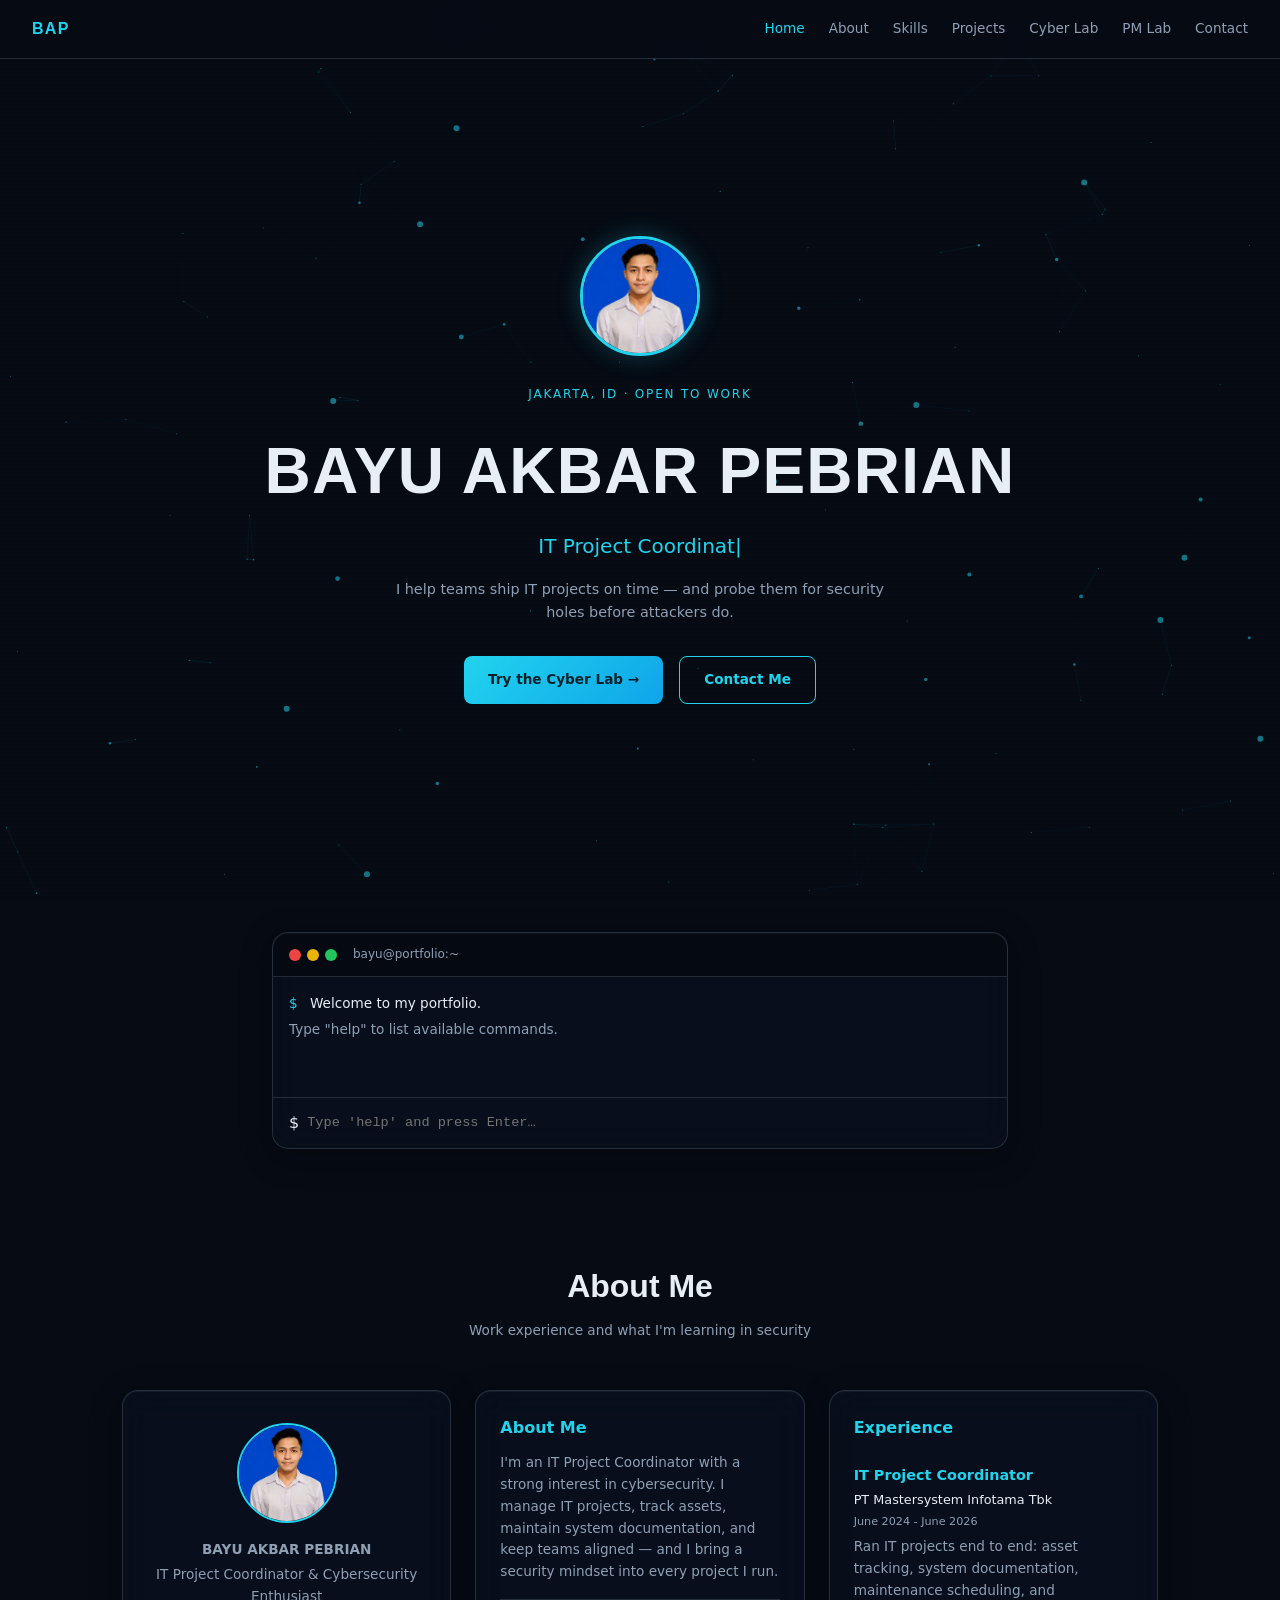
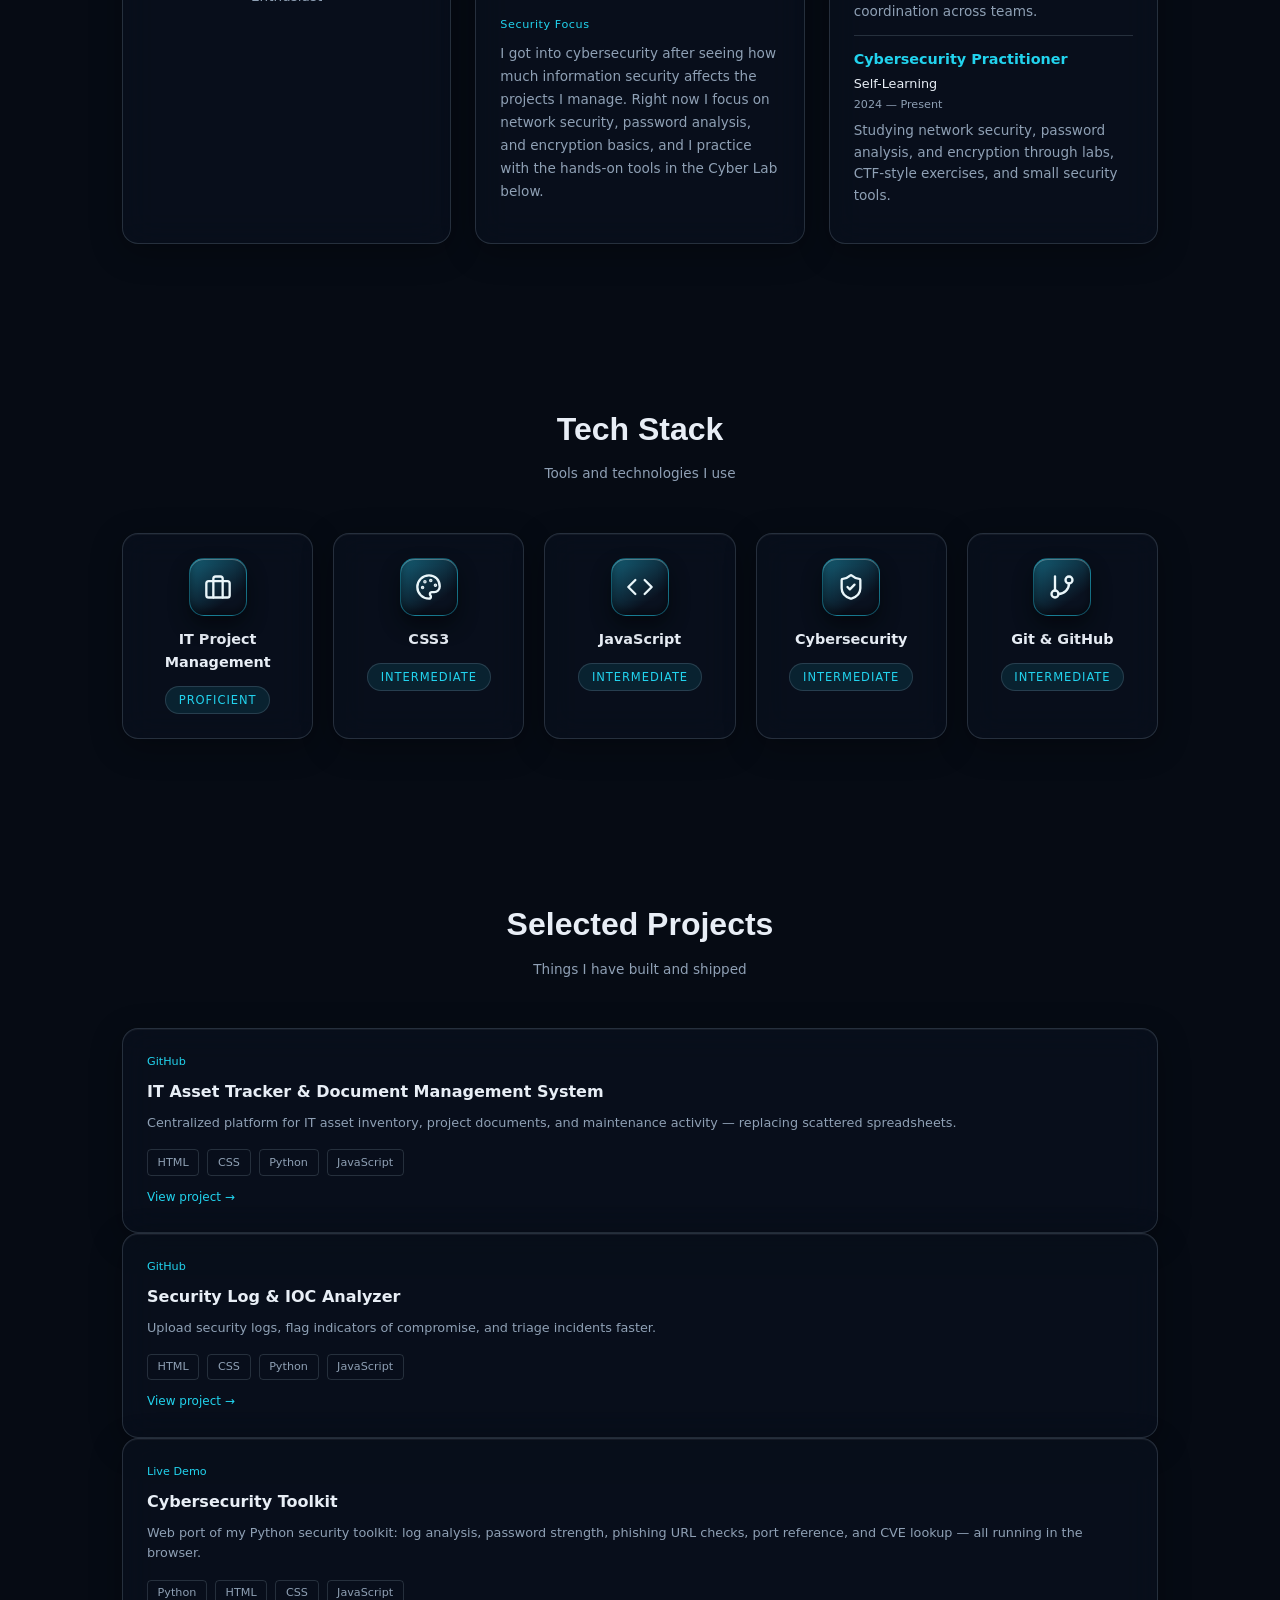
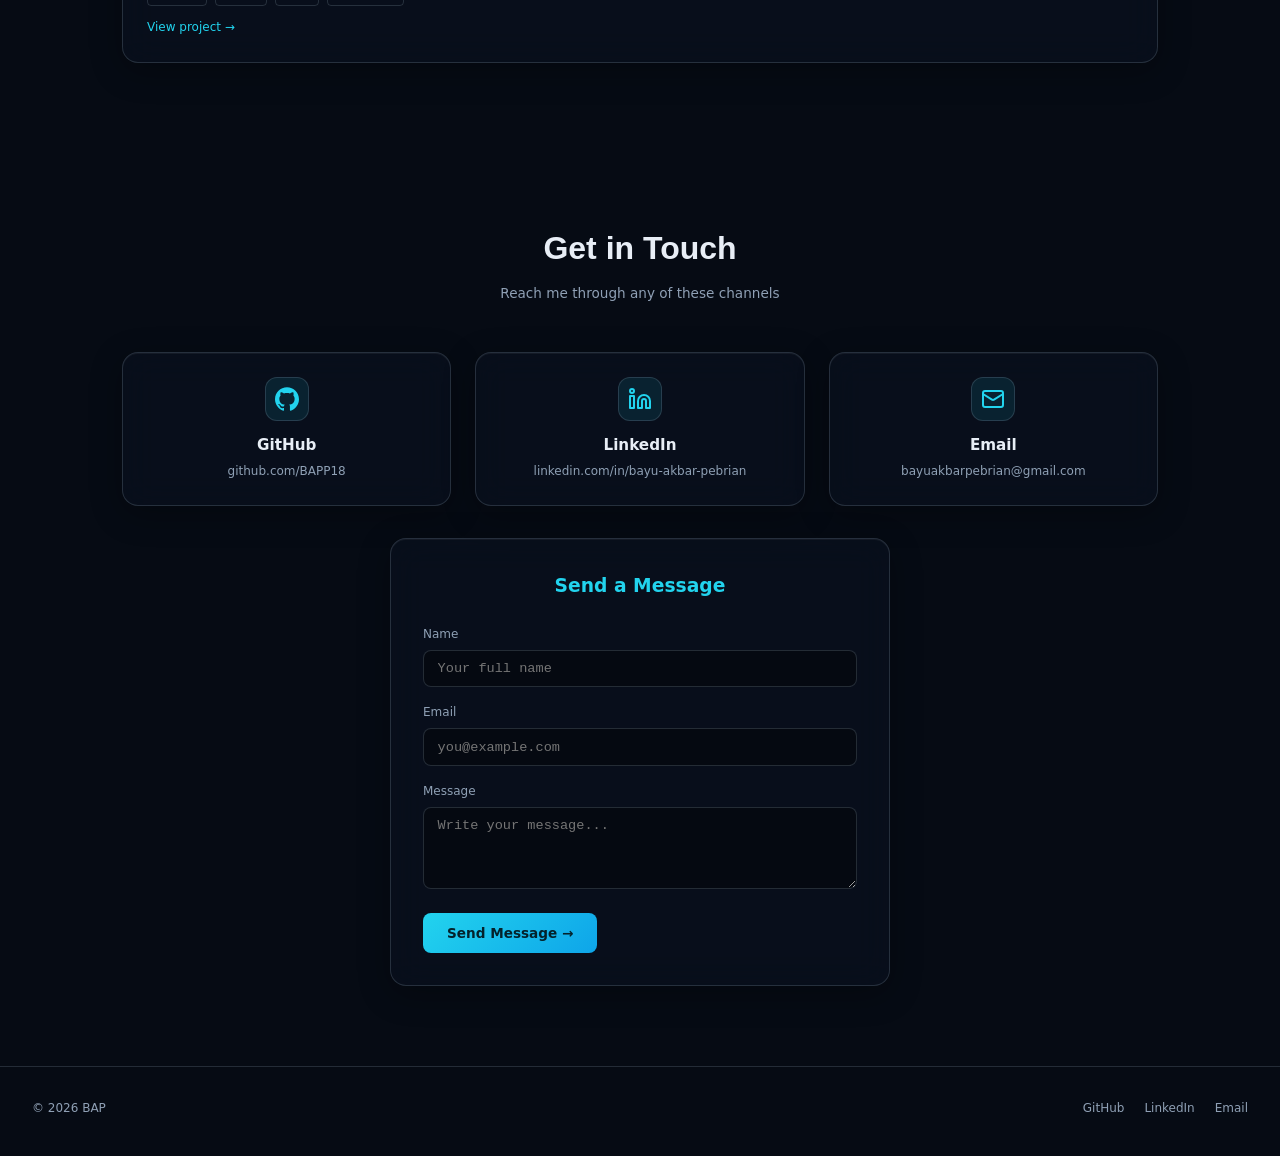
<file: index.html>
<!DOCTYPE html>
<html lang="en">
<head>
  <meta charset="UTF-8">
  <meta name="viewport" content="width=device-width, initial-scale=1.0">
  <meta name="description" content="Bayu Akbar Pebrian — IT Project Coordinator & Cybersecurity. Portfolio, hands-on security tools, and project management lab.">
  <meta property="og:type" content="website">
  <meta property="og:site_name" content="Bayu Akbar Pebrian — Portfolio">
  <meta property="og:title" content="Bayu Akbar Pebrian — IT Project Coordinator & Cybersecurity">
  <meta property="og:description" content="I help teams ship IT projects on time — and probe them for security holes before attackers do.">
  <meta property="og:url" content="https://bapp18.github.io/BAPebrian/">
  <meta property="og:image" content="https://bapp18.github.io/BAPebrian/img/og-image.png">
  <meta name="twitter:card" content="summary_large_image">
  <meta name="twitter:title" content="Bayu Akbar Pebrian — IT Project Coordinator & Cybersecurity">
  <meta name="twitter:description" content="I help teams ship IT projects on time — and probe them for security holes before attackers do.">
  <meta name="twitter:image" content="https://bapp18.github.io/BAPebrian/img/og-image.png">
  <meta http-equiv="Content-Security-Policy" content="default-src 'self'; script-src 'self'; style-src 'self' 'unsafe-inline' https://fonts.googleapis.com; font-src 'self' https://fonts.gstatic.com; img-src 'self' data:; connect-src 'self'; base-uri 'self'; form-action 'self'">
  <meta name="referrer" content="strict-origin-when-cross-origin">
  <title>Bayu Akbar Pebrian — IT Project Coordinator & Cybersecurity</title>
  <link rel="icon" href="img/favicon.svg" type="image/svg+xml">
  <link rel="stylesheet" href="css/style.css">
  <link rel="preconnect" href="https://fonts.googleapis.com">
  <link rel="preconnect" href="https://fonts.gstatic.com" crossorigin>
  <link href="https://fonts.googleapis.com/css2?family=Space+Grotesk:wght@500;600;700&family=Inter:wght@400;500;600&family=JetBrains+Mono:wght@400;600&display=swap" rel="stylesheet">
</head>
<body>
  <canvas id="particle-canvas" aria-hidden="true"></canvas>

  <div class="scanlines" aria-hidden="true"></div>

  <header class="navbar">
    <a class="nav-brand" href="#home">BAP</a>
    <button class="menu-toggle" id="menu-toggle" aria-label="Toggle menu" aria-expanded="false">
      <span></span><span></span><span></span>
    </button>
    <nav class="nav-links" id="nav-links">
      <a href="#home">Home</a>
      <a href="#about">About</a>
      <a href="#skills">Skills</a>
      <a href="#projects">Projects</a>
      <a href="cyber-lab/">Cyber Lab</a>
      <a href="pm-lab/">PM Lab</a>
      <a href="#contact">Contact</a>
    </nav>
  </header>

  <main>
    <!-- HERO -->
    <section id="home" class="hero">
      <div class="hero-content">
        <div class="profile-photo-frame" id="profile-photo-frame">
          <img id="profile-photo" class="profile-photo" src="img/Foto-Bayu.png" alt="Portrait of Bayu Akbar Pebrian">
        </div>
        <a class="hero-badge" id="hero-badge" href="#contact">Jakarta, ID · Open to Work</a>
        <h1 class="hero-name" id="hero-name">Bayu Akbar Pebrian</h1>
        <p class="hero-role">
          <span id="typing-text"></span><span class="cursor-blink">|</span>
        </p>
        <p class="hero-desc" id="hero-desc">IT Project Coordinator & Cybersecurity practitioner</p>
        <div class="hero-actions">
          <a href="cyber-lab/" class="btn btn-primary">Try the Cyber Lab →</a>
          <a href="#contact" class="btn btn-outline">Contact Me</a>
        </div>
      </div>
    </section>

    <!-- TERMINAL -->
    <section id="terminal-section" class="terminal-section">
      <div class="terminal glass-card">
        <div class="terminal-header">
          <div class="terminal-dots">
            <span class="dot red"></span>
            <span class="dot yellow"></span>
            <span class="dot green"></span>
          </div>
          <span class="terminal-title">bayu@portfolio:~</span>
        </div>
        <div class="terminal-body" id="terminal-output">
          <p class="terminal-line"><span class="prompt">$</span> Welcome to my portfolio.</p>
          <p class="terminal-line muted">Type "help" to list available commands.</p>
        </div>
        <form class="terminal-input-row" id="terminal-form">
          <span class="prompt">$</span>
          <input type="text" id="terminal-input" placeholder="Type 'help' and press Enter…" autocomplete="off" spellcheck="false">
        </form>
      </div>
    </section>

    <!-- ABOUT -->
    <section id="about" class="section">
      <h2 class="section-title">About Me</h2>
      <p class="section-subtitle">Work experience and what I'm learning in security</p>
      <div class="about-grid">
        <div class="glass-card about-card about-photo-card" data-animate>
          <div class="about-photo-frame">
            <img id="about-photo" class="about-photo" src="img/Foto-Bayu.png" alt="Portrait of Bayu Akbar Pebrian">
          </div>
          <p class="about-photo-name" id="about-photo-name">Bayu Akbar Pebrian</p>
          <p class="about-photo-role" id="about-photo-role">IT Project Coordinator</p>
        </div>
        <div class="glass-card about-card" data-animate>
          <h3>About Me</h3>
          <p id="about-intro">Loading...</p>
          <div id="about-interest" class="about-interest"></div>
        </div>
        <div class="glass-card about-card" data-animate>
          <h3>Experience</h3>
          <div id="about-experience"></div>
        </div>
      </div>
    </section>

    <!-- SKILLS -->
    <section id="skills" class="section">
      <h2 class="section-title">Tech Stack</h2>
      <p class="section-subtitle">Tools and technologies I use</p>
      <div class="skills-grid" id="skills-grid"></div>
    </section>

    <!-- PROJECTS -->
    <section id="projects" class="section">
      <h2 class="section-title">Selected Projects</h2>
      <p class="section-subtitle">Things I have built and shipped</p>
      <div class="projects-grid" id="projects-grid"></div>
    </section>

    <!-- CONTACT -->
    <section id="contact" class="section">
      <h2 class="section-title">Get in Touch</h2>
      <p class="section-subtitle">Reach me through any of these channels</p>
      <div class="contact-grid" id="contact-grid"></div>

      <form class="contact-form glass-card" id="contact-form" data-animate>
        <h3>Send a Message</h3>
        <div class="form-group">
          <label for="name">Name</label>
          <input type="text" id="name" name="name" required placeholder="Your full name">
        </div>
        <div class="form-group">
          <label for="email">Email</label>
          <input type="email" id="email" name="email" required placeholder="you@example.com">
        </div>
        <div class="form-group">
          <label for="message">Message</label>
          <textarea id="message" name="message" rows="4" required placeholder="Write your message..."></textarea>
        </div>
        <button type="submit" class="btn btn-primary">Send Message →</button>
        <p class="form-status" id="form-status" hidden></p>
      </form>
    </section>
  </main>

  <footer class="footer">
    <p>© 2026 BAP</p>
    <nav class="footer-links" aria-label="Footer">
      <a href="https://github.com/BAPP18" target="_blank" rel="noopener">GitHub</a>
      <a href="https://www.linkedin.com/in/bayu-akbar-pebrian-285853207/" target="_blank" rel="noopener">LinkedIn</a>
      <a href="mailto:bayuakbarpebrian@gmail.com">Email</a>
    </nav>
  </footer>

  <script type="module" src="js/main.js?v=7"></script>
</body>
</html>
</file>
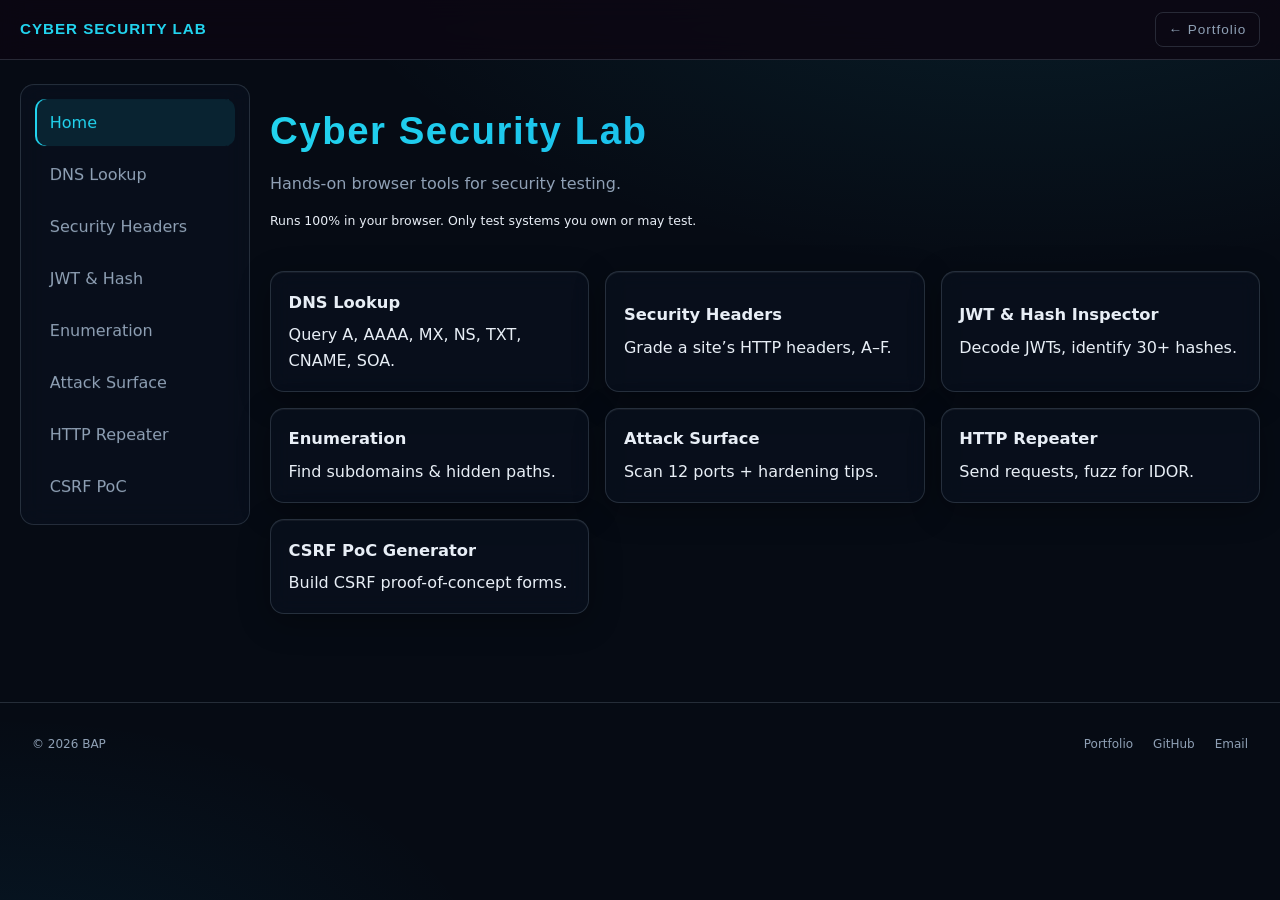
<file: cyber-lab/index.html>
<!DOCTYPE html>
<html lang="en">
<head>
  <meta charset="UTF-8">
  <meta name="viewport" content="width=device-width, initial-scale=1.0">
  <meta name="description" content="Cyber Security Lab — penetration testing tools: DNS lookup, security headers, JWT & hash inspector, enumeration, HTTP repeater, IDOR fuzzer, attack surface analyzer, and CSRF PoC generator.">
  <meta http-equiv="Content-Security-Policy" content="default-src 'self'; script-src 'self'; style-src 'self' 'unsafe-inline' https://fonts.googleapis.com; font-src 'self' https://fonts.gstatic.com; img-src 'self' data:; connect-src 'self' https://dns.google https://api.cors.syrins.tech; frame-ancestors 'none'; base-uri 'self'; form-action 'self'">
  <meta name="referrer" content="strict-origin-when-cross-origin">
  <title>Cyber Security Lab — Bayu Akbar Pebrian</title>
  <link rel="icon" href="data:,">
  <link rel="stylesheet" href="../css/style.css">
  <link rel="stylesheet" href="css/cyber-lab.css">
  <link rel="preconnect" href="https://fonts.googleapis.com">
  <link rel="preconnect" href="https://fonts.gstatic.com" crossorigin>
  <link href="https://fonts.googleapis.com/css2?family=Space+Grotesk:wght@500;600;700&family=Inter:wght@400;500;600&family=JetBrains+Mono:wght@400;600&display=swap" rel="stylesheet">
</head>
<body class="cylab-body">
  <header class="cylab-topbar">
    <span class="cylab-brand">Cyber Security Lab</span>
    <nav class="cylab-topnav">
      <a href="../">← Portfolio</a>
    </nav>
  </header>

  <div class="cylab-layout">
    <aside class="cylab-sidebar" id="cylab-sidebar" aria-label="Cyber Lab navigation">
      <button data-view="home">Home</button>
      <button data-view="dns">DNS Lookup</button>
      <button data-view="headers">Security Headers</button>
      <button data-view="jwt">JWT & Hash</button>
      <button data-view="enum">Enumeration</button>
      <button data-view="as">Attack Surface</button>
      <button data-view="repeater">HTTP Repeater</button>
      <button data-view="csrf">CSRF PoC</button>
    </aside>

    <main class="cylab-main" id="cylab-main">
      <section class="cylab-view active" id="view-home"></section>

      <!-- 1. DNS Lookup -->
      <section class="cylab-view" id="view-dns">
        <div class="tool-card glass-card">
          <h3 class="tool-title">DNS Lookup — Network Reconnaissance</h3>
          <p class="text-muted">Query DNS records for any domain. Powered by Google DNS over HTTPS.</p>
          <div class="tool-field-row">
            <input type="text" id="dns-input" class="tool-input" placeholder="Enter domain (e.g. example.com)" autocomplete="off" spellcheck="false">
          </div>
          <div class="tool-btn-grp">
            <button class="btn btn-sm btn-primary dns-btn" data-dns="A">A (IPv4)</button>
            <button class="btn btn-sm btn-primary dns-btn" data-dns="AAAA">AAAA (IPv6)</button>
            <button class="btn btn-sm btn-primary dns-btn" data-dns="MX">MX (Mail)</button>
            <button class="btn btn-sm btn-primary dns-btn" data-dns="NS">NS (Nameserver)</button>
            <button class="btn btn-sm btn-primary dns-btn" data-dns="TXT">TXT</button>
            <button class="btn btn-sm btn-primary dns-btn" data-dns="CNAME">CNAME</button>
            <button class="btn btn-sm btn-primary dns-btn" data-dns="SOA">SOA</button>
          </div>
          <div id="dns-result" class="tool-result-box"></div>
        </div>
      </section>

      <!-- 2. Security Headers Analyzer -->
      <section class="cylab-view" id="view-headers">
        <div class="tool-card glass-card">
          <h3 class="tool-title">Security Headers Analyzer</h3>
          <p class="text-muted">Check any website for missing HTTP security headers. Get a grade (A-F) and recommendations.</p>
          <div class="tool-field-row">
            <input type="text" id="headers-input" class="tool-input" placeholder="Enter URL (e.g. https://example.com)" autocomplete="off" spellcheck="false">
            <button id="headers-check" class="btn btn-primary">Check Headers</button>
          </div>
          <div id="headers-result" class="tool-result-box"></div>
        </div>
      </section>

      <!-- 3. JWT & Hash Inspector -->
      <section class="cylab-view" id="view-jwt">
        <div class="tool-card glass-card">
          <h3 class="tool-title">JWT & Hash Inspector</h3>
          <p class="text-muted">Decode JWT tokens and identify hash types</p>

          <div class="sub-tabs">
            <button class="sub-tab active" data-sub="jwt-decode-tab">JWT Decoder</button>
            <button class="sub-tab" data-sub="hash-id-tab">Hash Identifier</button>
          </div>

          <div id="jwt-decode-tab" class="sub-content active">
            <p class="text-muted" style="margin-bottom:0.5rem">Paste a JWT token to decode its header, payload, and signature.</p>
            <textarea id="jwt-input" class="tool-textarea" placeholder="Paste JWT token here..." rows="3" spellcheck="false"></textarea>
            <button id="jwt-decode" class="btn btn-primary" style="margin-top:0.75rem">Decode Token</button>
            <div id="jwt-result" class="tool-result-box"></div>
          </div>

          <div id="hash-id-tab" class="sub-content">
            <p class="text-muted" style="margin-bottom:0.5rem">Enter a hash string to identify possible algorithm(s). Supports 30+ hash types.</p>
            <input type="text" id="hash-input" class="tool-input" placeholder="Paste hash here (e.g. 5d41402abc4b2a76b9719d911017c592)" autocomplete="off" spellcheck="false">
            <div id="hash-result" class="tool-result-box"></div>
          </div>
        </div>
      </section>

      <!-- 4. Enumeration -->
      <section class="cylab-view" id="view-enum">
        <div id="enum-tool" class="tool-card glass-card">
          <h3 class="tool-title">Subdomain & Directory Enumeration</h3>
          <p class="text-muted">Discover subdomains and common directories on a target domain.</p>

          <div class="enum-sub-tabs">
          <button class="enum-sub-tab active" data-ensub="enum-subdomain">Subdomain Scan</button>
          <button class="enum-sub-tab" data-ensub="enum-directory">Directory Scan</button>
          </div>

          <div id="enum-subdomain" class="enum-sub-content active">
            <p class="text-muted" style="margin-bottom:0.5rem">Enter a domain to scan for common subdomains (20 subdomains checked).</p>
            <div class="tool-field-row">
              <input type="text" id="enum-domain" class="tool-input" placeholder="example.com" autocomplete="off" spellcheck="false">
              <button id="enum-domain-btn" class="btn btn-primary">Start Enumeration</button>
            </div>
            <div id="enum-domain-result" class="tool-result-box"></div>
          </div>

          <div id="enum-directory" class="enum-sub-content">
            <p class="text-muted" style="margin-bottom:0.5rem">Enter a URL to scan for common directories and files (15 paths checked).</p>
            <div class="tool-field-row">
              <input type="text" id="enum-url" class="tool-input" placeholder="https://example.com" autocomplete="off" spellcheck="false">
              <button id="enum-url-btn" class="btn btn-primary">Start Scan</button>
            </div>
            <div id="enum-url-result" class="tool-result-box"></div>
          </div>
        </div>
      </section>

      <!-- 5. Attack Surface Analyzer -->
      <section class="cylab-view" id="view-as">
        <div class="tool-card glass-card">
          <h3 class="tool-title">Attack Surface Analyzer</h3>
          <p class="text-muted">Scan 12 common HTTP/HTTPS ports, detect server technologies, and get pentest guidance + mitigations.</p>
          <div class="tool-field-row">
            <input type="text" id="as-domain" class="tool-input" placeholder="example.com" autocomplete="off" spellcheck="false">
            <button id="as-scan" class="btn btn-primary">Start Scan</button>
          </div>
          <div id="as-result" class="tool-result-box"></div>
        </div>
      </section>

      <!-- 6. HTTP Repeater + IDOR Fuzzer -->
      <section class="cylab-view" id="view-repeater">
        <div id="repeater-tool" class="tool-card glass-card">
          <h3 class="tool-title">HTTP Request Builder / IDOR Fuzzer</h3>
          <p class="text-muted">Craft custom requests or auto-fuzz potential IDOR vulnerabilities.</p>

          <div class="rep-sub-tabs">
          <button class="rep-sub-tab active" data-repsub="request-builder">Request Builder</button>
          <button class="rep-sub-tab" data-repsub="idor-fuzzer">IDOR Fuzzer</button>
          </div>

          <div id="request-builder" class="rep-sub-content active">
            <div class="rep-field-row">
              <input type="text" id="rep-url" class="tool-input" placeholder="https://target.com/api/endpoint" autocomplete="off" spellcheck="false">
              <select id="rep-method" class="rep-method-select">
                <option>GET</option><option>POST</option><option>PUT</option><option>PATCH</option><option>DELETE</option><option>HEAD</option><option>OPTIONS</option>
              </select>
            </div>
            <p class="text-muted" style="font-size:0.75rem;margin:0.5rem 0 0.25rem">Headers (Key: Value per line)</p>
            <textarea id="rep-headers" class="tool-textarea" placeholder="Content-Type: application/json&#10;Authorization: Bearer token" rows="3" spellcheck="false"></textarea>
            <p class="text-muted" style="font-size:0.75rem;margin:0.5rem 0 0.25rem">Request Body</p>
            <textarea id="rep-body" class="tool-textarea" placeholder='{"key": "value"}' rows="4" spellcheck="false"></textarea>
            <button id="rep-send" class="btn btn-primary" style="margin-top:0.75rem">Send Request</button>
            <div id="rep-result" class="tool-result-box"></div>
          </div>

          <div id="idor-fuzzer" class="rep-sub-content">
            <p class="text-muted" style="margin-bottom:0.5rem">Auto-fuzz IDOR by replacing <code>{id}</code> in the URL. Detects anomalies (different status/content-length from majority).</p>
            <div class="tool-field-row">
              <input type="text" id="idor-url" class="tool-input" placeholder="https://target.com/api/user/{id}" autocomplete="off" spellcheck="false">
            </div>
            <div class="idor-range-row">
              <span class="idor-range-label">Range:</span>
              <input type="number" id="idor-start" class="idor-range-input" value="1" min="1">
              <span class="idor-range-to">to</span>
              <input type="number" id="idor-end" class="idor-range-input" value="20" min="1">
              <button id="idor-fuzz" class="btn btn-primary">Start Fuzz</button>
            </div>
            <div id="idor-result" class="tool-result-box"></div>
          </div>

          <p class="text-muted enum-disclaimer" style="margin-top:0.5rem">⚠️ For educational purposes only. Test only websites you own.</p>
        </div>
      </section>

      <!-- 7. CSRF PoC Generator -->
      <section class="cylab-view" id="view-csrf">
        <div class="tool-card glass-card">
          <h3 class="tool-title">CSRF PoC Generator</h3>
          <p class="text-muted">Generate HTML proof-of-concept forms for Cross-Site Request Forgery testing.</p>
          <div class="tool-field-row">
            <input type="text" id="csrf-url" class="tool-input" placeholder="https://target.com/api/action" autocomplete="off" spellcheck="false">
            <select id="csrf-method" class="rep-method-select">
              <option>GET</option><option selected>POST</option>
            </select>
          </div>
          <p class="text-muted" style="font-size:0.75rem;margin:0.5rem 0 0.25rem">Parameters (Key: Value per line)</p>
          <textarea id="csrf-params" class="tool-textarea" placeholder="user_id: 123&#10;action: delete" rows="4" spellcheck="false"></textarea>
          <button id="csrf-gen" class="btn btn-primary" style="margin-top:0.75rem">Generate PoC</button>
          <div id="csrf-result" class="tool-result-box"></div>
          <p class="text-muted enum-disclaimer" style="margin-top:0.5rem">⚠️ For educational purposes only. Test only websites you own.</p>
        </div>
      </section>
    </main>
  </div>

  <footer class="footer">
    <p>© 2026 BAP</p>
    <nav class="footer-links" aria-label="Footer">
      <a href="../">Portfolio</a>
      <a href="https://github.com/BAPP18" target="_blank" rel="noopener">GitHub</a>
      <a href="mailto:bayuakbarpebrian@gmail.com">Email</a>
    </nav>
  </footer>

  <script type="module" src="js/cyber-lab.js?v=1"></script>
</body>
</html>
</file>
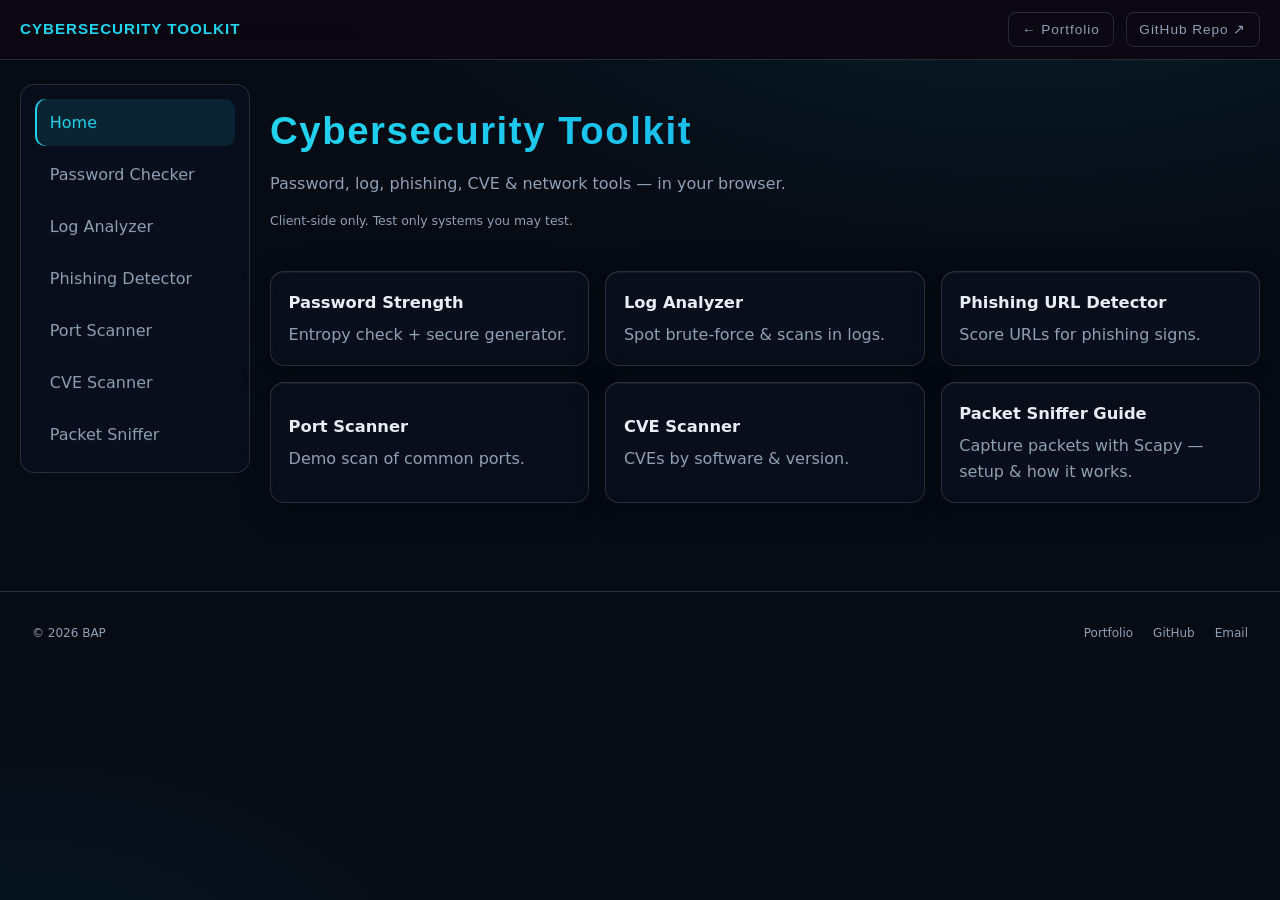
<file: cyber-toolkit/index.html>
<!DOCTYPE html>
<html lang="en">
<head>
  <meta charset="UTF-8">
  <meta name="viewport" content="width=device-width, initial-scale=1.0">
  <meta name="description" content="Cybersecurity Toolkit — web port of the Python CLI: port scanner (demo), password strength, log analyzer, NVD vulnerability scanner, phishing URL detector, and packet sniffer guide.">
  <meta http-equiv="Content-Security-Policy" content="default-src 'self'; script-src 'self'; style-src 'self' 'unsafe-inline' https://fonts.googleapis.com; font-src 'self' https://fonts.gstatic.com; img-src 'self' data:; connect-src 'self' https://services.nvd.nist.gov https://api.cors.syrins.tech; base-uri 'self'; form-action 'self'">
  <meta name="referrer" content="strict-origin-when-cross-origin">
  <title>Cybersecurity Toolkit — Bayu Akbar Pebrian</title>
  <link rel="icon" href="data:,">
  <link rel="stylesheet" href="../css/style.css">
  <link rel="stylesheet" href="css/cyber-toolkit.css">
  <link rel="preconnect" href="https://fonts.googleapis.com">
  <link rel="preconnect" href="https://fonts.gstatic.com" crossorigin>
  <link href="https://fonts.googleapis.com/css2?family=Space+Grotesk:wght@500;600;700&family=Inter:wght@400;500;600&family=JetBrains+Mono:wght@400;600&display=swap" rel="stylesheet">
</head>
<body class="cytk-body">
  <header class="cytk-topbar">
    <span class="cytk-brand">Cybersecurity Toolkit</span>
    <nav class="cytk-topnav">
      <a href="../">← Portfolio</a>
      <a href="https://github.com/BAPP18/CS--V1" target="_blank" rel="noopener">GitHub Repo ↗</a>
    </nav>
  </header>

  <div class="cytk-layout">
    <aside class="cytk-sidebar" id="cytk-sidebar" aria-label="Cybersecurity Toolkit navigation">
      <button data-view="home">Home</button>
      <button data-view="password">Password Checker</button>
      <button data-view="log">Log Analyzer</button>
      <button data-view="phishing">Phishing Detector</button>
      <button data-view="port">Port Scanner</button>
      <button data-view="vuln">CVE Scanner</button>
      <button data-view="packet">Packet Sniffer</button>
    </aside>

    <main class="cytk-main" id="cytk-main">
      <section class="cytk-view active" id="view-home"></section>

      <!-- 1. Password Strength Checker + Generator -->
      <section class="cytk-view" id="view-password">
        <div class="tool-card glass-card">
          <h3 class="tool-title">Password Strength Checker + Generator</h3>
          <p class="text-muted">Check password strength (entropy, common patterns) or generate a secure password. Web port of <code>password_tool.py</code>.</p>

          <div class="sub-tabs">
            <button class="sub-tab active" data-sub="pw-check-tab">Check Password</button>
            <button class="sub-tab" data-sub="pw-gen-tab">Generate</button>
          </div>

          <div id="pw-check-tab" class="sub-content active">
            <div class="tool-field-row">
              <input type="text" id="pw-input" class="tool-input" placeholder="Enter a password to check..." autocomplete="off" spellcheck="false">
              <button id="pw-check" class="btn btn-primary">Check Strength</button>
            </div>
            <div id="pw-result" class="tool-result-box"></div>
          </div>

          <div id="pw-gen-tab" class="sub-content">
            <div class="tool-field-row">
              <input type="number" id="pw-length" class="tool-input" value="16" min="8" max="64" style="max-width:120px">
              <label class="text-muted" style="display:flex;align-items:center;gap:0.4rem;white-space:nowrap">
                <input type="checkbox" id="pw-symbols" checked> Include symbols
              </label>
              <button id="pw-generate" class="btn btn-primary">Generate</button>
            </div>
            <div id="pw-gen-result" class="tool-result-box"></div>
          </div>
        </div>
      </section>

      <!-- 2. Log Analyzer -->
      <section class="cytk-view" id="view-log">
        <div class="tool-card glass-card">
          <h3 class="tool-title">Log Analyzer</h3>
          <p class="text-muted">Paste log content (SSH auth or web access logs). Detects SSH brute force & directory scanning. Web port of <code>log_analyzer.py</code>.</p>
          <textarea id="log-input" class="tool-textarea" rows="10" placeholder="Paste log lines here...
SSH log example:
Nov 12 09:15:03 server sshd[1234]: Failed password for invalid user root from 203.0.113.5 port 51234 ssh2
Nov 12 09:15:04 server sshd[1235]: Failed password for invalid user admin from 203.0.113.5 port 51236 ssh2" spellcheck="false"></textarea>
          <button id="log-analyze" class="btn btn-primary" style="margin-top:0.75rem">Analyze Log</button>
          <div id="log-result" class="tool-result-box"></div>
        </div>
      </section>

      <!-- 3. Phishing URL Detector -->
      <section class="cytk-view" id="view-phishing">
        <div class="tool-card glass-card">
          <h3 class="tool-title">Phishing URL Detector</h3>
          <p class="text-muted">Heuristic URL analysis: IP-as-domain, shorteners, suspicious words, redirect tricks. Web port of <code>phishing_detector.py</code>.</p>
          <div class="tool-field-row">
            <input type="text" id="phish-input" class="tool-input" placeholder="https://secure-login-verify.example.com@192.168.1.1/index.php" autocomplete="off" spellcheck="false">
            <button id="phish-analyze" class="btn btn-primary">Analyze URL</button>
          </div>
          <div id="phish-result" class="tool-result-box"></div>
        </div>
      </section>

      <!-- 4. Port Scanner (demo) -->
      <section class="cytk-view" id="view-port">
        <div class="tool-card glass-card">
          <h3 class="tool-title">Port Scanner</h3>
          <p class="text-muted">Educational demo web port of <code>port_scanner.py</code>. Browsers <b>cannot</b> open raw TCP connections, so results here are a hostname-based simulation.</p>
          <div class="tool-field-row">
            <input type="text" id="port-target" class="tool-input" placeholder="Target IP/hostname (e.g. scanme.nmap.org)" autocomplete="off" spellcheck="false">
            <button id="port-scan" class="btn btn-primary">Start Scan</button>
          </div>
          <div id="port-result" class="tool-result-box"></div>
        </div>
      </section>

      <!-- 5. Vulnerability Scanner (NVD API) -->
      <section class="cytk-view" id="view-vuln">
        <div class="tool-card glass-card">
          <h3 class="tool-title">CVE Scanner (NVD API)</h3>
          <p class="text-muted">Look up CVEs for a software/version via the NVD REST API. Web port of <code>vuln_scanner.py</code>. Examples: <code>apache 2.4.49</code> or <code>openssl 1.0.1</code>.</p>
          <div class="tool-field-row">
            <input type="text" id="vuln-input" class="tool-input" placeholder="Software/keyword (e.g. apache 2.4.49)" autocomplete="off" spellcheck="false">
            <button id="vuln-search" class="btn btn-primary">Search CVEs</button>
          </div>
          <div id="vuln-result" class="tool-result-box"></div>
        </div>
      </section>

      <!-- 6. Packet Sniffer guide -->
      <section class="cytk-view" id="view-packet">
        <div class="tool-card glass-card">
          <h3 class="tool-title">Packet Sniffer Guide</h3>
          <p class="text-muted">Capture live network packets with Python + Scapy — from your own terminal. Raw sockets need admin rights, so browsers can't do this; this guide gets you running in minutes.</p>

          <div class="pkt-req">
            <span class="pkt-chip">Python 3</span>
            <span class="pkt-chip">Scapy</span>
            <span class="pkt-chip">root / admin</span>
          </div>

          <div class="pkt-cmd">
            <code id="pkt-cmd-install">pip install scapy</code>
            <button class="btn btn-sm btn-outline" data-copy="#pkt-cmd-install">Copy</button>
          </div>
          <div class="pkt-cmd">
            <code id="pkt-cmd-run">sudo python main.py</code>
            <button class="btn btn-sm btn-outline" data-copy="#pkt-cmd-run">Copy</button>
          </div>
          <p class="text-muted" style="font-size:0.78rem">…then pick menu 6 (Network Packet Sniffer).</p>

          <p class="pkt-title">How it works</p>
          <ol class="pkt-steps">
            <li>Pick a network interface (blank = default).</li>
            <li>Scapy calls <code>sniff()</code> — capturing raw packets.</li>
            <li>Each packet is checked for an IP layer, then TCP/UDP.</li>
            <li>Every TCP/UDP packet prints <code>[TCP] src:port → dst:port</code>.</li>
            <li>Captures 20 packets by default (configurable).</li>
          </ol>

          <div class="pkt-note">Sniffing networks you are not authorized for is illegal. Only use it on your own networks / lab.</div>
        </div>
      </section>
    </main>
  </div>

  <footer class="footer">
    <p>© 2026 BAP</p>
    <nav class="footer-links" aria-label="Footer">
      <a href="../">Portfolio</a>
      <a href="https://github.com/BAPP18" target="_blank" rel="noopener">GitHub</a>
      <a href="mailto:bayuakbarpebrian@gmail.com">Email</a>
    </nav>
  </footer>

  <script type="module" src="js/cyber-toolkit.js?v=1"></script>
</body>
</html>
</file>
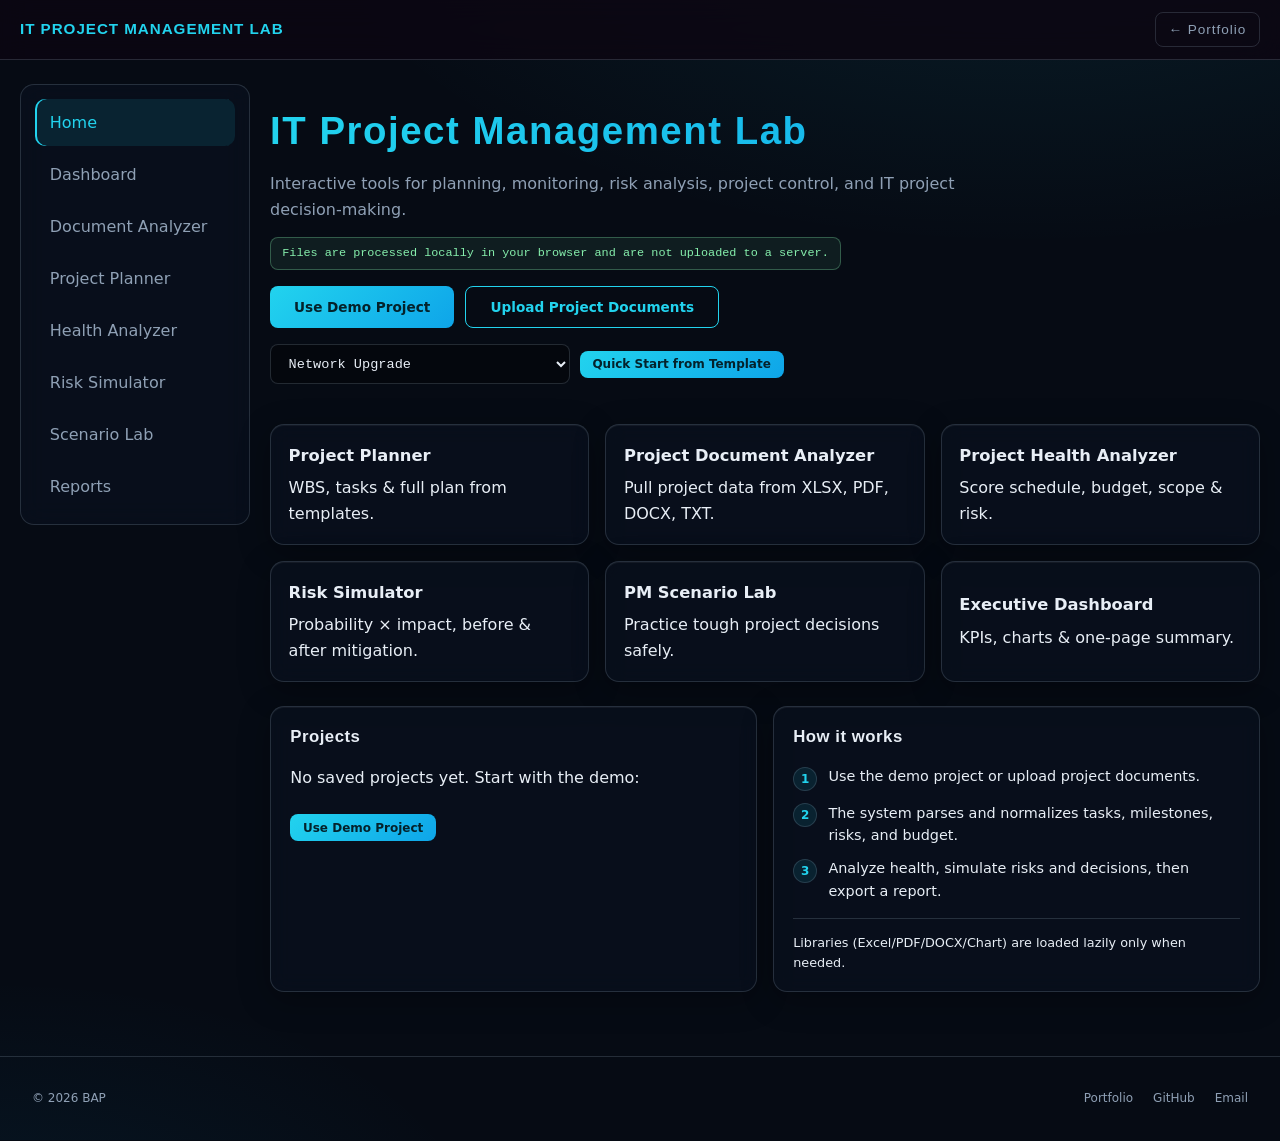
<file: pm-lab/index.html>
<!DOCTYPE html>
<html lang="en">
<head>
  <meta charset="UTF-8">
  <meta name="viewport" content="width=device-width, initial-scale=1.0">
  <meta name="description" content="IT Project Management Lab — upload, parse, analyze, and report IT projects client-side.">
  <meta http-equiv="Content-Security-Policy" content="default-src 'self'; script-src 'self' https://cdnjs.cloudflare.com; style-src 'self' 'unsafe-inline' https://fonts.googleapis.com; font-src 'self' https://fonts.gstatic.com; img-src 'self' data:; connect-src 'self'; worker-src 'self' blob: https://cdnjs.cloudflare.com; base-uri 'self'; form-action 'self'">
  <meta name="referrer" content="strict-origin-when-cross-origin">
  <title>PM Lab — Bayu Akbar Pebrian</title>
  <link rel="icon" href="data:,">
  <link rel="stylesheet" href="../css/style.css">
  <link rel="stylesheet" href="css/pm-lab.css">
  <link rel="preconnect" href="https://fonts.googleapis.com">
  <link rel="preconnect" href="https://fonts.gstatic.com" crossorigin>
  <link href="https://fonts.googleapis.com/css2?family=Space+Grotesk:wght@500;600;700&family=Inter:wght@400;500;600&family=JetBrains+Mono:wght@400;600&display=swap" rel="stylesheet">
</head>
<body class="pmlab-body">
  <header class="pmlab-topbar">
    <span class="pmlab-brand">IT Project Management Lab</span>
    <nav class="pmlab-topnav">
      <a href="../">← Portfolio</a>
    </nav>
  </header>

  <div class="pmlab-layout">
    <aside class="pmlab-sidebar" id="pmlab-sidebar" aria-label="PM Lab navigation">
      <button data-view="home">Home</button>
      <button data-view="dashboard">Dashboard</button>
      <button data-view="analyzer">Document Analyzer</button>
      <button data-view="planner">Project Planner</button>
      <button data-view="health">Health Analyzer</button>
      <button data-view="risk">Risk Simulator</button>
      <button data-view="scenario">Scenario Lab</button>
      <button data-view="reports">Reports</button>
    </aside>

    <main class="pmlab-main" id="pmlab-main">
      <section class="pmlab-view active" id="view-home"></section>
      <section class="pmlab-view" id="view-dashboard"></section>
      <section class="pmlab-view" id="view-analyzer"></section>
      <section class="pmlab-view" id="view-planner"></section>
      <section class="pmlab-view" id="view-health"></section>
      <section class="pmlab-view" id="view-risk"></section>
      <section class="pmlab-view" id="view-scenario"></section>
      <section class="pmlab-view" id="view-reports"></section>
    </main>
  </div>

  <div id="pmlab-report-print" class="pmlab-report-print-host" aria-hidden="true"></div>

  <footer class="footer">
    <p>© 2026 BAP</p>
    <nav class="footer-links" aria-label="Footer">
      <a href="../">Portfolio</a>
      <a href="https://github.com/BAPP18" target="_blank" rel="noopener">GitHub</a>
      <a href="mailto:bayuakbarpebrian@gmail.com">Email</a>
    </nav>
  </footer>

  <script type="module" src="js/pm-lab.js?v=1"></script>
</body>
</html>
</file>
<file: css/style.css>
:root {
  --bg-primary: #060b14;
  --bg-secondary: #0a1220;
  --text-primary: #e8eef6;
  --text-muted: #8fa0b5;
  --accent: #22d3ee;
  --accent-glow: rgba(34, 211, 238, 0.25);
  --accent-secondary: #0ea5e9;
  --accent-soft: rgba(34, 211, 238, 0.1);
  --accent-soft-hover: rgba(34, 211, 238, 0.18);
  --glass-bg: rgba(10, 18, 32, 0.65);
  --glass-border: rgba(148, 163, 184, 0.22);
  --success: #86efac;
  --danger: #fb7185;
  --font-display: 'Space Grotesk', sans-serif;
  --font-sans: 'Inter', system-ui, -apple-system, sans-serif;
  --font-mono: 'JetBrains Mono', monospace;
}

*, *::before, *::after { box-sizing: border-box; margin: 0; padding: 0; }

html { scroll-behavior: smooth; }

body {
  font-family: var(--font-sans);
  background: var(--bg-primary);
  color: var(--text-primary);
  line-height: 1.6;
  overflow-x: hidden;
  transition: background 0.4s, color 0.4s;
}

a { color: var(--accent); text-decoration: none; }
a:hover { color: var(--accent-secondary); }


#particle-canvas {
  position: fixed;
  inset: 0;
  z-index: -2;
  width: 100%;
  height: 100%;
}

.scanlines {
  position: fixed;
  inset: 0;
  z-index: -1;
  pointer-events: none;
  background: repeating-linear-gradient(
    0deg,
    transparent,
    transparent 2px,
    rgba(0, 0, 0, 0.03) 2px,
    rgba(0, 0, 0, 0.03) 4px
  );
}


.glass-card {
  background: var(--glass-bg);
  border: 1px solid var(--glass-border);
  border-radius: 16px;
  backdrop-filter: blur(16px);
  -webkit-backdrop-filter: blur(16px);
  box-shadow: 0 8px 32px rgba(0, 0, 0, 0.3), inset 0 1px 0 rgba(255, 255, 255, 0.05);
}


.navbar {
  position: fixed;
  top: 0;
  left: 0;
  right: 0;
  z-index: 100;
  display: flex;
  align-items: center;
  justify-content: space-between;
  padding: 1rem 2rem;
  background: color-mix(in srgb, var(--bg-primary) 85%, transparent);
  backdrop-filter: blur(12px);
  border-bottom: 1px solid var(--glass-border);
}

.nav-brand {
  font-family: var(--font-display);
  font-weight: 700;
  font-size: 1rem;
  letter-spacing: 0.08em;
  color: var(--accent);
}

.nav-links {
  display: flex;
  gap: 1.5rem;
}

.nav-links a {
  color: var(--text-muted);
  font-size: 0.85rem;
  transition: color 0.2s;
}

.nav-links a:hover { color: var(--accent); }

.menu-toggle {
  display: none;
  flex-direction: column;
  gap: 5px;
  background: none;
  border: none;
  cursor: pointer;
  padding: 4px;
}

.menu-toggle span {
  display: block;
  width: 24px;
  height: 2px;
  background: var(--accent);
  transition: transform 0.3s;
}

/* ===== Buttons ===== */
.btn {
  display: inline-flex;
  align-items: center;
  gap: 0.5rem;
  padding: 0.75rem 1.5rem;
  border-radius: 8px;
  font-family: var(--font-sans);
  font-size: 0.85rem;
  font-weight: 600;
  cursor: pointer;
  border: none;
  transition: transform 0.2s, box-shadow 0.2s;
}

.btn-primary {
  background: linear-gradient(135deg, var(--accent), var(--accent-secondary));
  color: #04222b;
}

.btn-primary:hover {
  transform: translateY(-2px);
  box-shadow: 0 6px 18px var(--accent-glow);
}

.btn-outline {
  background: transparent;
  border: 1px solid var(--accent);
  color: var(--accent);
}

.btn-outline:hover {
  background: var(--accent-soft);
  transform: translateY(-2px);
}

/* ===== Hero ===== */
.hero {
  min-height: 100vh;
  display: flex;
  flex-direction: column;
  justify-content: center;
  align-items: center;
  padding: 4.5rem 2rem 2rem;
  gap: 2rem;
  text-align: center;
}

.hero-badge {
  display: inline-block;
  font-size: 0.75rem;
  color: var(--accent);
  letter-spacing: 0.15em;
  margin-bottom: 1rem;
  text-decoration: none;
}

.hero-name {
  font-family: var(--font-display);
  font-size: clamp(2rem, 6vw, 4rem);
  font-weight: 700;
  letter-spacing: 0.02em;
  text-transform: uppercase;
  color: var(--text-primary);
}

.hero-role {
  font-size: 1.25rem;
  color: var(--accent);
  margin: 0.5rem 0 1rem;
  min-height: 1.5em;
}

.cursor-blink {
  animation: blink 1s step-end infinite;
}

@keyframes blink {
  50% { opacity: 0; }
}

.hero-desc {
  color: var(--text-muted);
  max-width: 500px;
  margin: 0 auto 2rem;
  font-size: 0.9rem;
}

.hero-actions {
  display: flex;
  gap: 1rem;
  justify-content: center;
  flex-wrap: wrap;
}

.terminal-section {
  padding: 2rem;
  max-width: 800px;
  margin: 0 auto;
}

.terminal { overflow: hidden; }

.terminal-header {
  display: flex;
  align-items: center;
  gap: 1rem;
  padding: 0.75rem 1rem;
  background: rgba(0, 0, 0, 0.3);
  border-bottom: 1px solid var(--glass-border);
}

.terminal-dots { display: flex; gap: 6px; }

.dot {
  width: 12px;
  height: 12px;
  border-radius: 50%;
}

.dot.red { background: #ef4444; }
.dot.yellow { background: #eab308; }
.dot.green { background: #22c55e; }

.terminal-title {
  font-size: 0.75rem;
  color: var(--text-muted);
}

.terminal-body {
  padding: 1rem;
  min-height: 120px;
  max-height: 200px;
  overflow-y: auto;
  font-size: 0.85rem;
}

.terminal-line { margin-bottom: 0.25rem; }
.terminal-line .prompt { color: var(--accent); margin-right: 0.5rem; }
.terminal-line .success { color: var(--success); }
.terminal-line.muted { color: var(--text-muted); }

.terminal-input-row {
  display: flex;
  align-items: center;
  padding: 0.75rem 1rem;
  border-top: 1px solid var(--glass-border);
  gap: 0.5rem;
}

.terminal-input-row input {
  flex: 1;
  background: transparent;
  border: none;
  color: var(--text-primary);
  font-family: var(--font-mono);
  font-size: 0.85rem;
  outline: none;
}


.section {
  padding: 5rem 2rem;
  max-width: 1100px;
  margin: 0 auto;
}

.section-title {
  font-family: var(--font-display);
  font-size: clamp(1.5rem, 4vw, 2rem);
  text-align: center;
  margin-bottom: 0.5rem;
}

.section-subtitle {
  text-align: center;
  color: var(--text-muted);
  font-size: 0.85rem;
  margin-bottom: 3rem;
}


.about-grid {
  display: grid;
  grid-template-columns: repeat(auto-fit, minmax(280px, 1fr));
  gap: 1.5rem;
}

.about-card {
  padding: 1.5rem;
  opacity: 0;
  transform: translateY(30px);
  transition: opacity 0.6s, transform 0.6s;
}

.about-card.visible {
  opacity: 1;
  transform: translateY(0);
}

.about-card h3 {
  color: var(--accent);
  margin-bottom: 0.75rem;
  font-size: 1rem;
}

.about-card p { color: var(--text-muted); font-size: 0.85rem; }

.timeline {
  list-style: none;
  font-size: 0.85rem;
  color: var(--text-muted);
}

.timeline li {
  padding: 0.4rem 0;
  border-left: 2px solid var(--accent);
  padding-left: 1rem;
  margin-left: 0.5rem;
}

.timeline span {
  color: var(--accent);
  font-weight: 600;
}


.skills-grid {
  display: grid;
  grid-template-columns: repeat(5, 1fr);
  gap: 1.25rem;
}

@media (max-width: 1024px) {
  .skills-grid {
    grid-template-columns: repeat(auto-fit, minmax(180px, 1fr));
  }
}

.skill-card {
  padding: 1.5rem;
  text-align: center;
  opacity: 0;
  transform: translateY(30px);
  transition: opacity 0.6s, transform 0.6s;
}

.skill-card.visible {
  opacity: 1;
  transform: translateY(0);
}

.skill-icon { margin-bottom: 0.75rem; perspective: 400px; }

.skill-3d {
  display: inline-flex;
  align-items: center;
  justify-content: center;
  width: 58px;
  height: 58px;
  border-radius: 15px;
  font-family: var(--font-display);
  font-weight: 700;
  font-size: 1.05rem;
  color: #eaf6fa;
  background: linear-gradient(145deg, #155e75 0%, #0a1220 72%);
  border: 1px solid rgba(34, 211, 238, 0.35);
  box-shadow:
    inset 0 1px 0 rgba(255, 255, 255, 0.28),
    inset 0 -4px 8px rgba(0, 0, 0, 0.45),
    0 10px 20px rgba(0, 0, 0, 0.45);
  text-shadow: 0 2px 3px rgba(0, 0, 0, 0.6);
  transition: transform 0.25s ease;
}

.skill-3d svg { width: 28px; height: 28px; }

.skill-card:hover .skill-3d { transform: rotateX(10deg) rotateY(-8deg) translateY(-2px); }

.skill-level {
  display: inline-block;
  font-size: 0.72rem;
  letter-spacing: 0.08em;
  text-transform: uppercase;
  color: var(--accent);
  border: 1px solid var(--glass-border);
  background: var(--accent-soft);
  border-radius: 999px;
  padding: 0.25rem 0.8rem;
}

.skill-card h3 {
  font-size: 0.9rem;
  margin-bottom: 0.75rem;
}
}


.projects-grid {
  display: grid;
  grid-template-columns: repeat(auto-fit, minmax(280px, 1fr));
  gap: 1.5rem;
}

.project-card {
  padding: 1.5rem;
  opacity: 0;
  transform: translateY(30px);
  transition: opacity 0.6s, transform 0.6s, border-color 0.3s;
}

.project-card.visible {
  opacity: 1;
  transform: translateY(0);
}

.project-card:hover {
  border-color: var(--accent);
}

.project-tag {
  font-size: 0.7rem;
  color: var(--accent);
  margin-bottom: 0.5rem;
}

.project-card h3 {
  font-size: 1rem;
  margin-bottom: 0.5rem;
}

.project-card p {
  font-size: 0.8rem;
  color: var(--text-muted);
  margin-bottom: 1rem;
}

.project-tech {
  display: flex;
  gap: 0.5rem;
  flex-wrap: wrap;
}

.project-tech span {
  font-size: 0.7rem;
  padding: 0.2rem 0.6rem;
  border: 1px solid var(--glass-border);
  border-radius: 4px;
  color: var(--text-muted);
}


.tool-input {
  width: 100%;
  padding: 0.65rem 0.85rem;
  background: rgba(0, 0, 0, 0.3);
  border: 1px solid var(--glass-border);
  border-radius: 8px;
  color: var(--text-primary);
  font-family: var(--font-mono);
  font-size: 0.85rem;
  outline: none;
  transition: border-color 0.2s;
}

.tool-input:focus {
  border-color: var(--accent);
}

.tool-input-sm {
  padding: 0.4rem 0.6rem;
  background: rgba(0, 0, 0, 0.3);
  border: 1px solid var(--glass-border);
  border-radius: 6px;
  color: var(--text-primary);
  font-family: var(--font-mono);
  font-size: 0.8rem;
  outline: none;
  width: 70px;
  transition: border-color 0.2s;
}

.tool-input-sm:focus {
  border-color: var(--accent);
}

.tool-select {
  width: 100%;
  padding: 0.6rem 0.85rem;
  background: rgba(0, 0, 0, 0.3);
  border: 1px solid var(--glass-border);
  border-radius: 8px;
  color: var(--text-primary);
  font-family: var(--font-mono);
  font-size: 0.85rem;
  outline: none;
  cursor: pointer;
  margin-bottom: 0.75rem;
}

.tool-select-sm {
  padding: 0.5rem 0.6rem;
  background: rgba(0, 0, 0, 0.3);
  border: 1px solid var(--glass-border);
  border-radius: 6px;
  color: var(--text-primary);
  font-family: var(--font-mono);
  font-size: 0.8rem;
  outline: none;
  cursor: pointer;
}

.tool-textarea {
  width: 100%;
  padding: 0.65rem 0.85rem;
  background: rgba(0, 0, 0, 0.3);
  border: 1px solid var(--glass-border);
  border-radius: 8px;
  color: var(--text-primary);
  font-family: var(--font-mono);
  font-size: 0.85rem;
  outline: none;
  resize: vertical;
  transition: border-color 0.2s;
}

.tool-textarea:focus {
  border-color: var(--accent);
}

.tool-textarea[readonly] {
  cursor: default;
  color: var(--text-muted);
}

.tool-btn-row {
  display: flex;
  gap: 0.75rem;
  margin: 0.75rem 0;
  flex-wrap: wrap;
}

.tool-output-row {
  display: flex;
  gap: 0.5rem;
  align-items: flex-start;
}

.tool-output-row .tool-textarea {
  flex: 1;
}

.tool-icon-btn {
  padding: 0.4rem 0.6rem;
  background: rgba(0, 0, 0, 0.3);
  border: 1px solid var(--glass-border);
  border-radius: 6px;
  cursor: pointer;
  font-size: 0.9rem;
  transition: border-color 0.2s;
  white-space: nowrap;
  color: var(--text-muted);
}

.tool-icon-btn:hover {
  border-color: var(--accent);
}

.tool-hint {
  font-size: 0.75rem;
  margin-top: 0.35rem;
}

.project-link {
  display: inline-block;
  margin-top: 0.75rem;
  font-size: 0.75rem;
  color: var(--accent);
}

.section-subtitle code {
  color: var(--accent);
  font-size: 0.8rem;
}

a.project-card {
  display: block;
  color: inherit;
  text-decoration: none;
}

/* ===== About Experience ===== */
.about-interest {
  margin-top: 1rem;
  padding-top: 1rem;
  border-top: 1px solid var(--glass-border);
}

.about-interest p {
  font-size: 0.85rem;
  color: var(--text-muted);
  line-height: 1.7;
}

.interest-badge {
  font-size: 0.7rem;
  color: var(--accent);
  margin-bottom: 0.5rem;
  letter-spacing: 0.05em;
}

.exp-item {
  padding: 0.75rem 0;
  border-bottom: 1px solid var(--glass-border);
}

.exp-item:last-child {
  border-bottom: none;
}

.exp-role {
  font-size: 0.9rem;
  color: var(--accent);
  font-weight: 600;
}

.exp-company {
  font-size: 0.8rem;
  color: var(--text-primary);
  margin: 0.15rem 0;
}

.exp-period {
  font-size: 0.7rem;
  color: var(--text-muted);
  margin-bottom: 0.35rem;
}

.exp-desc {
  font-size: 0.8rem;
  color: var(--text-muted);
  line-height: 1.6;
}


.profile-photo-frame {
  width: 120px;
  height: 120px;
  border-radius: 50%;
  border: 3px solid var(--accent);
  box-shadow: 0 0 24px var(--accent-glow);
  overflow: hidden;
  margin: 0 auto 1.5rem;
  display: flex;
  align-items: center;
  justify-content: center;
  background: var(--glass-bg);
}

.profile-photo {
  width: 100%;
  height: 100%;
  object-fit: cover;
}

.profile-photo-placeholder {
  font-size: 3rem;
  line-height: 1;
}

.about-photo-card {
  text-align: center;
  padding: 2rem 1.5rem;
}

.about-photo-frame {
  width: 100px;
  height: 100px;
  border-radius: 50%;
  border: 2px solid var(--accent);
  overflow: hidden;
  margin: 0 auto 1rem;
  display: flex;
  align-items: center;
  justify-content: center;
  background: rgba(0, 0, 0, 0.3);
}

.about-photo {
  width: 100%;
  height: 100%;
  object-fit: cover;
}

.about-photo-placeholder {
  font-size: 2.5rem;
  line-height: 1;
}

.about-photo-name {
  font-size: 1.1rem;
  font-weight: 700;
  color: var(--accent);
  margin-bottom: 0.25rem;
}

.about-photo-role {
  font-size: 0.8rem;
  color: var(--text-muted);
}

.btn-sm { padding: 0.4rem 0.8rem; font-size: 0.75rem; }

/* ===== Contact ===== */
.contact-grid {
  display: grid;
  grid-template-columns: repeat(auto-fit, minmax(200px, 1fr));
  gap: 1.5rem;
  margin-bottom: 2rem;
}

.contact-card {
  padding: 1.5rem;
  text-align: center;
  color: inherit;
  opacity: 0;
  transform: translateY(30px);
  transition: opacity 0.6s, transform 0.6s, border-color 0.3s;
}

.contact-card.visible {
  opacity: 1;
  transform: translateY(0);
}

.contact-card:hover {
  border-color: var(--accent);
  transform: translateY(-4px);
}

.contact-icon { display: block; margin-bottom: 0.75rem; }
.contact-svg {
  display: inline-flex;
  align-items: center;
  justify-content: center;
  width: 44px;
  height: 44px;
  border-radius: 12px;
  border: 1px solid var(--glass-border);
  background: var(--accent-soft);
  color: var(--accent);
}
.contact-svg svg { width: 24px; height: 24px; }

.contact-card h3 { font-size: 0.95rem; margin-bottom: 0.25rem; }

.contact-card p { font-size: 0.75rem; color: var(--text-muted); }

.contact-form {
  padding: 2rem;
  max-width: 500px;
  margin: 0 auto;
  opacity: 0;
  transform: translateY(30px);
  transition: opacity 0.6s, transform 0.6s;
}

.contact-form.visible {
  opacity: 1;
  transform: translateY(0);
}

.contact-form h3 {
  text-align: center;
  margin-bottom: 1.5rem;
  color: var(--accent);
}

.form-group {
  margin-bottom: 1rem;
}

.form-group label {
  display: block;
  font-size: 0.75rem;
  color: var(--text-muted);
  margin-bottom: 0.35rem;
}

.form-group input,
.form-group textarea {
  width: 100%;
  padding: 0.65rem 0.85rem;
  background: rgba(0, 0, 0, 0.3);
  border: 1px solid var(--glass-border);
  border-radius: 8px;
  color: var(--text-primary);
  font-family: var(--font-mono);
  font-size: 0.85rem;
  outline: none;
  transition: border-color 0.2s;
}

.form-group input:focus,
.form-group textarea:focus {
  border-color: var(--accent);
}

.form-status {
  margin-top: 0.75rem;
  font-size: 0.8rem;
  text-align: center;
  color: var(--success);
}


.footer {
  display: flex;
  justify-content: space-between;
  align-items: center;
  gap: 1rem;
  flex-wrap: wrap;
  padding: 2rem;
  border-top: 1px solid var(--glass-border);
  font-size: 0.75rem;
  color: var(--text-muted);
}

.footer-links {
  display: flex;
  gap: 1.25rem;
}

.footer-links a {
  color: var(--text-muted);
  font-size: 0.75rem;
}

.footer-links a:hover { color: var(--accent-secondary); }

/* ===== Responsive ===== */
@media (max-width: 768px) {
  .menu-toggle { display: flex; }

  .nav-links a {
    display: flex;
    align-items: center;
    min-height: 44px;
  }

  .nav-links {
    position: fixed;
    top: 60px;
    right: -100%;
    flex-direction: column;
    background: var(--glass-bg);
    backdrop-filter: blur(16px);
    border: 1px solid var(--glass-border);
    border-radius: 12px;
    padding: 1.5rem;
    transition: right 0.3s;
    min-width: 200px;
  }

  .nav-links.open { right: 1rem; }

  .hero { padding-top: 5rem; }

  .footer {
    flex-direction: column;
    gap: 1rem;
    text-align: center;
  }
}
</file>
<file: cyber-lab/css/cyber-lab.css>
/* ===== Cyber Security Lab — namespaced styles (links after style.css) ===== */

.cylab-body {
  background:
    radial-gradient(1200px 600px at 80% -10%, rgba(34, 211, 238, 0.1), transparent 60%),
    radial-gradient(900px 500px at 0% 110%, rgba(14, 165, 233, 0.08), transparent 55%),
    var(--bg-primary);
  min-height: 100vh;
}

.cylab-topbar {
  position: sticky;
  top: 0;
  z-index: 50;
  display: flex;
  align-items: center;
  justify-content: space-between;
  gap: 1rem;
  padding: 0.75rem 1.25rem;
  background: rgba(12, 6, 18, 0.85);
  backdrop-filter: blur(14px);
  border-bottom: 1px solid var(--glass-border);
  font-family: var(--font-display);
  letter-spacing: 0.06em;
}
.cylab-brand {
  font-size: 0.95rem;
  font-weight: 700;
  color: var(--accent);
  text-transform: uppercase;
}

.cylab-topnav { display: flex; align-items: center; gap: 0.75rem; }

.cylab-topnav a {
  color: var(--text-muted);
  text-decoration: none;
  font-size: 0.85rem;
  border: 1px solid var(--glass-border);
  padding: 0.35rem 0.8rem;
  border-radius: 8px;
  transition: color .2s, border-color .2s;
}
.cylab-topnav a:hover { color: var(--accent); border-color: var(--accent); }


.cylab-layout {
  display: grid;
  grid-template-columns: 230px 1fr;
  gap: 1.25rem;
  max-width: 1280px;
  margin: 0 auto;
  padding: 1.25rem 1.25rem 4rem;
}

.cylab-sidebar {
  position: sticky;
  top: 84px;
  align-self: start;
  display: flex;
  flex-direction: column;
  gap: 0.35rem;
  background: var(--glass-bg);
  border: 1px solid var(--glass-border);
  border-radius: 14px;
  padding: 0.9rem;
  backdrop-filter: blur(12px);
}

.cylab-sidebar button {
  text-align: left;
  padding: 0.65rem 0.9rem;
  border-radius: 10px;
  border: none;
  background: transparent;
  color: var(--text-muted);
  font: inherit;
  cursor: pointer;
  transition: background .18s, color .18s;
}
.cylab-sidebar button:hover { background: var(--accent-soft); color: var(--text-primary); }
.cylab-sidebar button.active {
  background: var(--accent-soft);
  color: var(--accent);
  box-shadow: inset 2px 0 0 var(--accent);
}

.cylab-main { min-width: 0; }

.cylab-view { display: none; }
.cylab-view.active { display: block; animation: cylab-fade .22s ease; }

@keyframes cylab-fade { from { opacity: 0; transform: translateY(6px); } to { opacity: 1; transform: none; } }

.cylab-hero { padding: 1.25rem 0 1rem; }
.cylab-hero-title {
  font-family: var(--font-display);
  font-size: clamp(1.5rem, 3.4vw, 2.4rem);
  font-weight: 900;
  letter-spacing: 0.04em;
  background: linear-gradient(90deg, var(--accent), var(--accent-secondary));
  -webkit-background-clip: text;
  background-clip: text;
  color: transparent;
  margin: 0 0 0.6rem;
}
.cylab-hero-sub { color: var(--text-muted); max-width: 760px; margin: 0 0 0.9rem; }

.cylab-cards {
  display: grid;
  grid-template-columns: repeat(auto-fill, minmax(240px, 1fr));
  gap: 1rem;
  margin: 1.5rem 0;
}

.cylab-card {
  text-align: left;
  cursor: pointer;
  border: 1px solid var(--glass-border);
  background: var(--glass-bg);
  backdrop-filter: blur(10px);
  border-radius: 14px;
  padding: 1.1rem;
  transition: transform .18s, border-color .18s, box-shadow .18s;
  color: inherit;
  font: inherit;
}
.cylab-card:hover {
  transform: translateY(-3px);
  border-color: var(--accent);
  box-shadow: 0 12px 32px rgba(34, 211, 238, 0.1);
}
.cylab-card h3 { margin: 0 0 0.4rem; font-size: 1.02rem; }

/* ===== Tool UI (moved from style.css) ===== */

.tool-card {
  padding: 1.5rem;
  max-width: 800px;
  margin: 0 auto;
}

.tool-title {
  color: var(--accent);
  font-size: 1rem;
  margin-bottom: 0.35rem;
}

.tool-card .text-muted {
  font-size: 0.8rem;
  margin-bottom: 1rem;
}

.tool-field-row {
  display: flex;
  gap: 0.75rem;
  align-items: center;
}
.tool-field-row .tool-input { flex: 1; }
.tool-btn-grp {
  display: flex;
  gap: 0.5rem;
  flex-wrap: wrap;
  margin-top: 0.75rem;
}
.tool-result-box {
  margin-top: 1rem;
  padding: 0.75rem;
  background: rgba(0, 0, 0, 0.2);
  border-radius: 8px;
  min-height: 40px;
}

/* DNS */
.dns-header {
  font-size: 0.8rem;
  color: var(--accent);
  margin-bottom: 0.5rem;
  font-weight: 600;
}
.dns-row {
  display: flex;
  gap: 0.75rem;
  padding: 0.4rem 0;
  border-bottom: 1px solid rgba(255,255,255,0.05);
  font-size: 0.8rem;
  align-items: center;
}
.dns-row:last-child { border-bottom: none; }
.dns-type {
  min-width: 50px;
  color: var(--accent);
  font-weight: 600;
}
.dns-val {
  flex: 1;
  color: var(--text-primary);
  word-break: break-all;
}
.dns-ttl {
  color: var(--text-muted);
  font-size: 0.7rem;
  white-space: nowrap;
}

/* Headers */
.hdr-summary {
  display: flex;
  align-items: center;
  gap: 1rem;
  margin-bottom: 0.75rem;
}
.hdr-grade {
  font-size: 2rem;
  font-weight: 900;
  font-family: var(--font-display);
}
.grade-a { color: #86efac; }
.grade-b { color: #4ade80; }
.grade-c { color: #fbbf24; }
.grade-d { color: #fb923c; }
.grade-f { color: #fb7185; }
.hdr-stats {
  font-size: 0.8rem;
  color: var(--text-muted);
}
.hdr-list { margin-bottom: 0.75rem; }
.hdr-row {
  display: flex;
  gap: 0.5rem;
  padding: 0.35rem 0;
  font-size: 0.8rem;
  align-items: center;
  border-bottom: 1px solid rgba(255,255,255,0.03);
}
.hdr-icon { min-width: 20px; }
.hdr-name { min-width: 130px; font-weight: 600; }
.hdr-sev {
  min-width: 55px;
  font-size: 0.7rem;
  padding: 0.1rem 0.4rem;
  border-radius: 4px;
  text-align: center;
}
.hdr-sev.high { background: rgba(251, 113, 133, 0.2); color: #fb7185; }
.hdr-sev.medium { background: rgba(251, 191, 36, 0.2); color: #fbbf24; }
.hdr-val {
  flex: 1;
  color: var(--text-muted);
  word-break: break-all;
  font-size: 0.75rem;
}
.hdr-ok .hdr-val { color: #86efac; }
.hdr-miss .hdr-val { color: #fb7185; font-style: italic; }
.hdr-recommend {
  font-size: 0.8rem;
  color: var(--text-muted);
  padding: 0.5rem;
  background: rgba(0,0,0,0.15);
  border-radius: 6px;
}

/* Sub-tabs (JWT / Hash) */
.sub-tabs {
  display: flex;
  gap: 0.5rem;
  margin: 1rem 0;
  border-bottom: 1px solid var(--glass-border);
  padding-bottom: 0.5rem;
}
.sub-tab {
  padding: 0.4rem 1rem;
  background: transparent;
  border: none;
  color: var(--text-muted);
  font-family: var(--font-mono);
  font-size: 0.8rem;
  cursor: pointer;
  transition: color 0.2s;
  border-radius: 6px;
}
.sub-tab.active { color: var(--accent); background: var(--accent-soft); }
.sub-tab:hover { color: var(--accent); }
.sub-content { display: none; }
.sub-content.active { display: block; }

/* JWT */
.jwt-section {
  margin-bottom: 0.75rem;
  padding: 0.5rem;
  background: rgba(0,0,0,0.15);
  border-radius: 6px;
}
.jwt-section-title {
  font-size: 0.7rem;
  color: var(--accent);
  font-weight: 600;
  margin-bottom: 0.35rem;
  letter-spacing: 0.05em;
}
.jwt-json {
  font-size: 0.75rem;
  color: var(--text-primary);
  background: rgba(0,0,0,0.2);
  padding: 0.5rem;
  border-radius: 4px;
  overflow-x: auto;
  white-space: pre-wrap;
  word-break: break-all;
}
.jwt-sig {
  font-size: 0.75rem;
  color: var(--text-muted);
  word-break: break-all;
}

/* Hash ID */
.hash-header {
  font-size: 0.8rem;
  color: var(--accent);
  margin-bottom: 0.5rem;
  font-weight: 600;
}
.hash-row {
  padding: 0.4rem 0.5rem;
  font-size: 0.85rem;
  color: var(--text-primary);
  border-bottom: 1px solid rgba(255,255,255,0.04);
  display: flex;
  align-items: center;
  gap: 0.5rem;
}
.hash-best {
  background: rgba(134, 239, 172, 0.1);
  border-radius: 4px;
  font-weight: 600;
}
.hash-badge {
  font-size: 0.65rem;
  padding: 0.1rem 0.4rem;
  background: rgba(134, 239, 172, 0.2);
  color: #86efac;
  border-radius: 4px;
}

.text-warning { color: #fbbf24; font-size: 0.85rem; }

/* Enumeration */
.enum-sub-tabs {
  display: flex;
  gap: 0.5rem;
  margin: 1rem 0;
  border-bottom: 1px solid var(--glass-border);
  padding-bottom: 0.5rem;
}
.enum-sub-tab {
  padding: 0.4rem 1rem;
  background: transparent;
  border: none;
  color: var(--text-muted);
  font-family: var(--font-mono);
  font-size: 0.8rem;
  cursor: pointer;
  transition: color 0.2s;
  border-radius: 6px;
}
.enum-sub-tab.active { color: var(--accent); background: var(--accent-soft); }
.enum-sub-tab:hover { color: var(--accent); }
.enum-sub-content { display: none; }
.enum-sub-content.active { display: block; }
.enum-progress {
  height: 6px;
  background: rgba(255,255,255,0.1);
  border-radius: 3px;
  overflow: hidden;
  margin-bottom: 0.5rem;
}
.enum-progress-bar {
  height: 100%;
  background: linear-gradient(90deg, var(--accent), var(--accent-secondary));
  border-radius: 3px;
  transition: width 0.3s;
}
.enum-status { font-size: 0.75rem; margin-bottom: 0.5rem; }
.enum-list { max-height: 320px; overflow-y: auto; }
.enum-row {
  display: flex;
  gap: 0.5rem;
  padding: 0.3rem 0;
  font-size: 0.78rem;
  align-items: center;
  border-bottom: 1px solid rgba(255,255,255,0.03);
}
.enum-icon { min-width: 20px; text-align: center; }
.enum-name { flex: 1; font-weight: 600; word-break: break-all; }
.enum-ip { color: var(--text-muted); text-align: right; font-size: 0.72rem; white-space: nowrap; }
.enum-ok .enum-name { color: #86efac; }
.enum-warn .enum-name { color: #fbbf24; }
.enum-err .enum-name { color: #fb7185; }
.enum-summary {
  font-size: 0.85rem;
  padding: 0.5rem;
  background: rgba(0,0,0,0.15);
  border-radius: 6px;
  margin-bottom: 0.5rem;
  text-align: center;
  color: var(--text-primary);
}
.enum-disclaimer {
  font-size: 0.7rem;
  text-align: center;
  margin-top: 0.5rem;
}

/* HTTP Repeater */
.rep-field-row {
  display: flex;
  gap: 0.5rem;
  align-items: center;
}
.rep-field-row .tool-input { flex: 1; }
.rep-method-select {
  padding: 0.5rem 0.7rem;
  background: rgba(0,0,0,0.3);
  border: 1px solid var(--glass-border);
  border-radius: 8px;
  color: var(--text-primary);
  font-family: var(--font-mono);
  font-size: 0.8rem;
  outline: none;
  cursor: pointer;
  min-width: 100px;
}
.rep-method-select:focus { border-color: var(--accent); }
.rep-status-bar {
  display: flex;
  align-items: center;
  gap: 1rem;
  padding: 0.5rem;
  background: rgba(0,0,0,0.15);
  border-radius: 6px;
  margin-bottom: 0.5rem;
}
.rep-status-code {
  font-weight: 700;
  font-size: 1rem;
  padding: 0.2rem 0.6rem;
  border-radius: 4px;
}
.rep-ok { color: #86efac; background: rgba(134,239,172,0.15); }
.rep-warn { color: #fbbf24; background: rgba(251,191,36,0.15); }
.rep-err { color: #fb7185; background: rgba(251,113,133,0.15); }
.rep-meta { font-size: 0.75rem; color: var(--text-muted); }
.rep-section { margin-bottom: 0.5rem; }
.rep-section-title {
  font-size: 0.7rem;
  color: var(--accent);
  font-weight: 600;
  margin-bottom: 0.25rem;
  letter-spacing: 0.05em;
}
.rep-pre {
  font-size: 0.75rem;
  color: var(--text-primary);
  background: rgba(0,0,0,0.2);
  padding: 0.5rem;
  border-radius: 4px;
  overflow-x: auto;
  white-space: pre-wrap;
  word-break: break-all;
  max-height: 300px;
  overflow-y: auto;
}

/* HTTP Repeater Sub-tabs */
.rep-sub-tabs {
  display: flex;
  gap: 0.5rem;
  margin: 1rem 0;
  border-bottom: 1px solid var(--glass-border);
  padding-bottom: 0.5rem;
}
.rep-sub-tab {
  padding: 0.4rem 1rem;
  background: transparent;
  border: none;
  color: var(--text-muted);
  font-family: var(--font-mono);
  font-size: 0.8rem;
  cursor: pointer;
  transition: color 0.2s;
  border-radius: 6px;
}
.rep-sub-tab.active { color: var(--accent); background: var(--accent-soft); }
.rep-sub-tab:hover { color: var(--accent); }
.rep-sub-content { display: none; }
.rep-sub-content.active { display: block; }

/* IDOR Fuzzer */
.idor-range-row {
  display: flex;
  align-items: center;
  gap: 0.4rem;
  margin: 0.75rem 0;
  flex-wrap: wrap;
}
.idor-range-label {
  font-size: 0.8rem;
  color: var(--text-muted);
  font-family: var(--font-mono);
}
.idor-range-input {
  width: 70px;
  padding: 0.4rem 0.5rem;
  background: rgba(0,0,0,0.3);
  border: 1px solid var(--glass-border);
  border-radius: 8px;
  color: var(--text-primary);
  font-family: var(--font-mono);
  font-size: 0.8rem;
  outline: none;
  text-align: center;
}
.idor-range-input:focus { border-color: var(--accent); }
.idor-range-to {
  font-size: 0.8rem;
  color: var(--text-muted);
}
.idor-list { max-height: 360px; overflow-y: auto; }
.idor-row {
  display: flex;
  gap: 0.4rem;
  padding: 0.25rem 0;
  font-size: 0.75rem;
  align-items: center;
  border-bottom: 1px solid rgba(255,255,255,0.03);
  font-family: var(--font-mono);
}
.idor-icon { min-width: 20px; text-align: center; }
.idor-id { min-width: 30px; font-weight: 700; color: var(--accent); }
.idor-status { min-width: 40px; text-align: center; }
.idor-len { min-width: 60px; color: var(--text-muted); text-align: right; }
.idor-preview { flex: 1; white-space: nowrap; overflow: hidden; text-overflow: ellipsis; color: var(--text-muted); font-size: 0.7rem; }
.idor-ok .idor-status { color: #86efac; }
.idor-err .idor-status { color: #fb7185; }
.idor-anomaly { background: rgba(251,191,36,0.08); }
.idor-anomaly .idor-status { color: #fbbf24; font-weight: 700; }
.idor-summary {
  font-size: 0.85rem;
  padding: 0.5rem;
  background: rgba(0,0,0,0.15);
  border-radius: 6px;
  margin-bottom: 0.5rem;
  text-align: center;
}
.idor-summary-anomaly { background: rgba(251,191,36,0.15); color: #fbbf24; font-weight: 700; }

/* Attack Surface Analyzer */
.as-list { max-height: 500px; overflow-y: auto; }
.as-row { margin-bottom: 0.4rem; }
.as-row-main {
  display: flex;
  gap: 0.5rem;
  padding: 0.4rem 0.5rem;
  font-size: 0.8rem;
  align-items: center;
  border: 1px solid rgba(255,255,255,0.05);
  border-radius: 6px;
  cursor: pointer;
  font-family: var(--font-mono);
  transition: background 0.2s;
}
.as-row-main:hover { background: rgba(255,255,255,0.03); }
.as-icon { min-width: 20px; text-align: center; }
.as-port { min-width: 45px; font-weight: 700; color: var(--accent); }
.as-proto { min-width: 38px; font-size: 0.68rem; color: var(--text-muted); background: rgba(255,255,255,0.05); padding: 0.1rem 0.3rem; border-radius: 4px; text-align: center; }
.as-name { flex: 1; }
.as-status { min-width: 40px; text-align: center; }
.as-open .as-status { color: #86efac; }
.as-closed .as-status { color: #fb7185; }
.as-closed .as-row-main { opacity: 0.4; }
.as-detail {
  font-size: 0.72rem;
  padding: 0.3rem 0.5rem 0.3rem 2.5rem;
  border-left: 1px solid rgba(255,255,255,0.05);
  margin-left: 1.5rem;
}
.as-tech { margin-bottom: 0.25rem; }
.as-tech-title { color: var(--accent); font-weight: 600; margin-right: 0.3rem; }
.as-next { margin-top: 0.3rem; }
.as-next-title {
  font-size: 0.68rem;
  color: var(--accent-secondary);
  font-weight: 600;
  margin-top: 0.25rem;
  margin-bottom: 0.15rem;
}
.as-next ul { margin: 0; padding-left: 1rem; }
.as-next li { margin-bottom: 0.1rem; }
.as-summary {
  font-size: 0.85rem;
  padding: 0.5rem;
  background: rgba(0,0,0,0.15);
  border-radius: 6px;
  margin-bottom: 0.5rem;
  text-align: center;
  color: var(--text-primary);
}

/* CSRF PoC Generator */
.csrf-header {
  font-size: 0.9rem;
  font-weight: 700;
  color: var(--accent);
  margin-bottom: 0.5rem;
}
.csrf-info {
  display: flex;
  flex-wrap: wrap;
  gap: 1rem;
  font-size: 0.75rem;
  padding: 0.4rem 0.5rem;
  background: rgba(0,0,0,0.1);
  border-radius: 6px;
  margin-bottom: 0.5rem;
  color: var(--text-muted);
  font-family: var(--font-mono);
}
.csrf-poc-box {
  position: relative;
  margin-bottom: 0.75rem;
}
.csrf-pre {
  font-size: 0.72rem;
  color: var(--text-primary);
  background: rgba(0,0,0,0.25);
  padding: 0.75rem;
  border-radius: 6px;
  overflow-x: auto;
  white-space: pre-wrap;
  word-break: break-all;
  max-height: 300px;
  overflow-y: auto;
  border: 1px solid var(--glass-border);
}
.csrf-test-steps {
  font-size: 0.78rem;
  padding: 0.5rem 0.75rem;
  background: rgba(0,0,0,0.1);
  border-radius: 6px;
  border-left: 3px solid var(--accent);
}
.csrf-step-title {
  font-weight: 700;
  color: var(--accent);
  margin-bottom: 0.3rem;
}
.csrf-test-steps ol { margin: 0; padding-left: 1.2rem; }
.csrf-test-steps li { margin-bottom: 0.2rem; }

@media (max-width: 860px) {
  .cylab-layout { grid-template-columns: 1fr; }
  .cylab-sidebar { position: static; flex-direction: row; overflow-x: auto; max-width: 100%; }
  .cylab-sidebar button { white-space: nowrap; }
  .cylab-topbar { flex-wrap: wrap; gap: 0.4rem 0.6rem; }
}

@media (max-width: 480px) {
  body.cylab-body { min-width: 0; overflow-x: hidden; }
  .cylab-topbar { padding: 0.6rem 0.8rem; }
  .cylab-brand { font-size: 0.78rem; }
  .cylab-topnav a { font-size: 0.8rem; }
}
</file>
<file: cyber-toolkit/css/cyber-toolkit.css>
/* ===== Cybersecurity Toolkit — namespaced styles (links after style.css) ===== */

.cytk-body {
  background:
    radial-gradient(1200px 600px at 80% -10%, rgba(34, 211, 238, 0.1), transparent 60%),
    radial-gradient(900px 500px at 0% 110%, rgba(14, 165, 233, 0.08), transparent 55%),
    var(--bg-primary);
  min-height: 100vh;
}

.cytk-topbar {
  position: sticky;
  top: 0;
  z-index: 50;
  display: flex;
  align-items: center;
  justify-content: space-between;
  gap: 1rem;
  padding: 0.75rem 1.25rem;
  background: rgba(12, 6, 18, 0.85);
  backdrop-filter: blur(14px);
  border-bottom: 1px solid var(--glass-border);
  font-family: var(--font-display);
  letter-spacing: 0.06em;
}
.cytk-brand {
  font-size: 0.95rem;
  font-weight: 700;
  color: var(--accent);
  text-transform: uppercase;
}

.cytk-topnav { display: flex; align-items: center; gap: 0.75rem; }

.cytk-topnav a {
  color: var(--text-muted);
  text-decoration: none;
  font-size: 0.85rem;
  border: 1px solid var(--glass-border);
  padding: 0.35rem 0.8rem;
  border-radius: 8px;
  transition: color .2s, border-color .2s;
}
.cytk-topnav a:hover { color: var(--accent); border-color: var(--accent); }

/* Packet sniffer guide */
.pkt-req { display: flex; flex-wrap: wrap; gap: 0.4rem; margin: 0.9rem 0 0.25rem; }
.pkt-chip {
  font-family: var(--font-mono);
  font-size: 0.72rem;
  color: var(--accent);
  border: 1px solid var(--glass-border);
  background: var(--accent-soft);
  border-radius: 999px;
  padding: 0.2rem 0.65rem;
}
.pkt-cmd {
  display: flex;
  align-items: center;
  gap: 0.6rem;
  margin-top: 0.6rem;
  background: rgba(0, 0, 0, 0.25);
  border: 1px solid var(--glass-border);
  border-radius: 8px;
  padding: 0.55rem 0.75rem;
}
.pkt-cmd code {
  flex: 1;
  min-width: 0;
  font-family: var(--font-mono);
  font-size: 0.82rem;
  overflow-x: auto;
  white-space: nowrap;
}
.pkt-steps {
  list-style: none;
  margin: 0.6rem 0 0;
  padding: 0;
  counter-reset: pkt-step;
  display: flex;
  flex-direction: column;
  gap: 0.6rem;
  font-size: 0.88rem;
}
.pkt-steps li {
  counter-increment: pkt-step;
  display: flex;
  gap: 0.7rem;
  align-items: flex-start;
  line-height: 1.55;
}
.pkt-steps li::before {
  content: counter(pkt-step);
  flex-shrink: 0;
  width: 1.5rem;
  height: 1.5rem;
  border-radius: 50%;
  border: 1px solid var(--glass-border);
  background: var(--accent-soft);
  color: var(--accent);
  font-size: 0.75rem;
  font-weight: 700;
  display: inline-flex;
  align-items: center;
  justify-content: center;
  margin-top: 0.1rem;
}

/* ===== Shared tool UI (same set as cyber-lab) ===== */

.cytk-main .text-muted { color: var(--text-muted); }

.tool-card {
  padding: 1.5rem;
  max-width: 800px;
  margin: 0 auto;
}

.tool-title {
  color: var(--accent);
  font-size: 1rem;
  margin-bottom: 0.35rem;
}

.tool-card .text-muted {
  font-size: 0.8rem;
  margin-bottom: 1rem;
}

.tool-field-row {
  display: flex;
  gap: 0.75rem;
  align-items: center;
  flex-wrap: wrap;
}
.tool-field-row .tool-input { flex: 1; min-width: 200px; }
.tool-btn-grp {
  display: flex;
  gap: 0.5rem;
  flex-wrap: wrap;
  margin-top: 0.75rem;
}
.tool-result-box {
  margin-top: 1rem;
  padding: 0.75rem;
  background: rgba(0, 0, 0, 0.2);
  border-radius: 8px;
  min-height: 40px;
}
.sub-tabs {
  display: flex;
  gap: 0.5rem;
  margin: 1rem 0;
  border-bottom: 1px solid var(--glass-border);
  padding-bottom: 0.5rem;
}
.sub-tab {
  padding: 0.4rem 1rem;
  background: transparent;
  border: none;
  color: var(--text-muted);
  font-family: var(--font-mono);
  font-size: 0.8rem;
  cursor: pointer;
  transition: color 0.2s;
  border-radius: 6px;
}
.sub-tab.active { color: var(--accent); background: var(--accent-soft); }
.sub-tab:hover { color: var(--accent); }
.sub-content { display: none; }
.sub-content.active { display: block; }

/* Key/value rows (password report) */
.dns-header {
  font-size: 0.8rem;
  color: var(--accent);
  margin-bottom: 0.5rem;
  font-weight: 600;
}
.dns-row {
  display: flex;
  gap: 0.75rem;
  padding: 0.4rem 0;
  border-bottom: 1px solid rgba(148, 163, 184, 0.1);
  font-size: 0.85rem;
}
.dns-type { min-width: 110px; color: var(--text-muted); }
.dns-val { flex: 1; min-width: 0; overflow-wrap: anywhere; }
.jwt-json {
  font-family: var(--font-mono);
  font-size: 0.78rem;
  background: rgba(0, 0, 0, 0.25);
  border-radius: 8px;
  padding: 0.6rem 0.75rem;
  overflow-x: auto;
  white-space: pre-wrap;
  overflow-wrap: anywhere;
}

/* Password generator controls sit in one tidy row (only when its tab is active) */
#pw-gen-tab.active {
  display: flex;
  flex-wrap: wrap;
  gap: 0.75rem;
  align-items: center;
  margin-top: 0.75rem;
}
#pw-gen-result { flex-basis: 100%; min-width: 0; }


.cytk-layout {
  display: grid;
  grid-template-columns: 230px 1fr;
  gap: 1.25rem;
  max-width: 1280px;
  margin: 0 auto;
  padding: 1.25rem 1.25rem 4rem;
}

.cytk-sidebar {
  position: sticky;
  top: 84px;
  align-self: start;
  display: flex;
  flex-direction: column;
  gap: 0.35rem;
  background: var(--glass-bg);
  border: 1px solid var(--glass-border);
  border-radius: 14px;
  padding: 0.9rem;
  backdrop-filter: blur(12px);
}

.cytk-sidebar button {
  text-align: left;
  padding: 0.65rem 0.9rem;
  border-radius: 10px;
  border: none;
  background: transparent;
  color: var(--text-muted);
  font: inherit;
  cursor: pointer;
  transition: background .18s, color .18s;
}
.cytk-sidebar button:hover { background: var(--accent-soft); color: var(--text-primary); }
.cytk-sidebar button.active {
  background: var(--accent-soft);
  color: var(--accent);
  box-shadow: inset 2px 0 0 var(--accent);
}

.cytk-main { min-width: 0; }

.cytk-view { display: none; }
.cytk-view.active { display: block; animation: cytk-fade .22s ease; }

@keyframes cytk-fade { from { opacity: 0; transform: translateY(6px); } to { opacity: 1; transform: none; } }

.cytk-hero { padding: 1.25rem 0 1rem; }
.cytk-hero-title {
  font-family: var(--font-display);
  font-size: clamp(1.5rem, 3.4vw, 2.4rem);
  font-weight: 900;
  letter-spacing: 0.04em;
  background: linear-gradient(90deg, var(--accent), var(--accent-secondary));
  -webkit-background-clip: text;
  background-clip: text;
  color: transparent;
  margin: 0 0 0.6rem;
}
.cytk-hero-sub { color: var(--text-muted); max-width: 760px; margin: 0 0 0.9rem; }

.cytk-cards {
  display: grid;
  grid-template-columns: repeat(auto-fill, minmax(240px, 1fr));
  gap: 1rem;
  margin: 1.5rem 0;
}

.cytk-card {
  text-align: left;
  cursor: pointer;
  border: 1px solid var(--glass-border);
  background: var(--glass-bg);
  backdrop-filter: blur(10px);
  border-radius: 14px;
  padding: 1.1rem;
  transition: transform .18s, border-color .18s, box-shadow .18s;
  color: inherit;
  font: inherit;
}
.cytk-card:hover {
  transform: translateY(-3px);
  border-color: var(--accent);
  box-shadow: 0 12px 32px rgba(34, 211, 238, 0.1);
}
.cytk-card h3 { margin: 0 0 0.4rem; font-size: 1.02rem; }

/* Packet sniffer guide */
.pkt-info {
  background: rgba(0, 0, 0, 0.15);
  border-radius: 8px;
  padding: 0.75rem;
  margin-bottom: 0.75rem;
  font-size: 0.82rem;
  display: flex;
  flex-direction: column;
  gap: 0.35rem;
}
.pkt-info code { color: var(--accent); }
.pkt-title {
  font-size: 0.85rem;
  color: var(--accent);
  font-weight: 700;
  margin: 0.5rem 0 0.35rem;
}
.pkt-list { margin: 0 0 0.75rem; padding-left: 1.2rem; }
.pkt-list li { margin-bottom: 0.25rem; }
.pkt-note {
  font-size: 0.78rem;
  padding: 0.5rem 0.75rem;
  background: rgba(251, 191, 36, 0.1);
  border-left: 3px solid #fbbf24;
  border-radius: 6px;
  margin-bottom: 0.5rem;
}
.pkt-note-alt {
  background: rgba(134, 239, 172, 0.08);
  border-left-color: #86efac;
}

/* Score bar for password strength */
.pw-scorebar {
  height: 8px;
  background: rgba(255, 255, 255, 0.1);
  border-radius: 4px;
  overflow: hidden;
  margin: 0.5rem 0;
}
.pw-scorebar-fill {
  height: 100%;
  border-radius: 4px;
  transition: width 0.3s, background 0.3s;
}
.pw-weak { color: #fb7185; }
.pw-weak .pw-scorebar-fill { width: 25%; background: #fb7185; }
.pw-medium { color: #fbbf24; }
.pw-medium .pw-scorebar-fill { width: 50%; background: #fbbf24; }
.pw-strong { color: #a3e635; }
.pw-strong .pw-scorebar-fill { width: 75%; background: #a3e635; }
.pw-very-strong { color: #4ade80; }
.pw-very-strong .pw-scorebar-fill { width: 100%; background: #4ade80; }

@media (max-width: 860px) {
  .cytk-layout { grid-template-columns: 1fr; }
  .cytk-sidebar { position: static; flex-direction: row; overflow-x: auto; max-width: 100%; }
  .cytk-sidebar button { white-space: nowrap; }
  .cytk-topbar { flex-wrap: wrap; gap: 0.4rem 0.6rem; }
}

@media (max-width: 480px) {
  body.cytk-body { min-width: 0; overflow-x: hidden; }
  .cytk-topbar { padding: 0.6rem 0.8rem; }
  .cytk-brand { font-size: 0.78rem; }
  .cytk-topnav a { font-size: 0.8rem; }
}
</file>
<file: pm-lab/css/pm-lab.css>
/* ===== PM Lab v2 — namespaced styles (links after style.css) ===== */

.pmlab-body {
  background:
    radial-gradient(1200px 600px at 80% -10%, rgba(34, 211, 238, 0.1), transparent 60%),
    radial-gradient(900px 500px at 0% 110%, rgba(14, 165, 233, 0.08), transparent 55%),
    var(--bg-primary);
  min-height: 100vh;
}

.pmlab-topbar {
  position: sticky;
  top: 0;
  z-index: 50;
  display: flex;
  align-items: center;
  justify-content: space-between;
  gap: 1rem;
  padding: 0.75rem 1.25rem;
  background: rgba(12, 6, 18, 0.85);
  backdrop-filter: blur(14px);
  border-bottom: 1px solid var(--glass-border);
  font-family: var(--font-display);
  letter-spacing: 0.06em;
}
.pmlab-brand {
  font-size: 0.95rem;
  font-weight: 700;
  color: var(--accent);
  text-transform: uppercase;
}

.pmlab-topnav { display: flex; align-items: center; gap: 0.75rem; }

.pmlab-topnav a {
  color: var(--text-muted);
  text-decoration: none;
  font-size: 0.85rem;
  border: 1px solid var(--glass-border);
  padding: 0.35rem 0.8rem;
  border-radius: 8px;
  transition: color .2s, border-color .2s;
}
.pmlab-topnav a:hover { color: var(--accent); border-color: var(--accent); }


.pmlab-layout {
  display: grid;
  grid-template-columns: 230px 1fr;
  gap: 1.25rem;
  max-width: 1280px;
  margin: 0 auto;
  padding: 1.25rem 1.25rem 4rem;
}

.pmlab-sidebar {
  position: sticky;
  top: 84px;
  align-self: start;
  display: flex;
  flex-direction: column;
  gap: 0.35rem;
  background: var(--glass-bg);
  border: 1px solid var(--glass-border);
  border-radius: 14px;
  padding: 0.9rem;
  backdrop-filter: blur(12px);
}

.pmlab-sidebar button {
  text-align: left;
  padding: 0.65rem 0.9rem;
  border-radius: 10px;
  border: none;
  background: transparent;
  color: var(--text-muted);
  font: inherit;
  cursor: pointer;
  transition: background .18s, color .18s;
}
.pmlab-sidebar button:hover { background: var(--accent-soft); color: var(--text-primary); }
.pmlab-sidebar button.active {
  background: var(--accent-soft);
  color: var(--accent);
  box-shadow: inset 2px 0 0 var(--accent);
}

.pmlab-main { min-width: 0; }

.pmlab-view { display: none; }
.pmlab-view.active { display: block; animation: pmlab-fade .22s ease; }

@keyframes pmlab-fade { from { opacity: 0; transform: translateY(6px); } to { opacity: 1; transform: none; } }

.pmlab-hero { padding: 1.25rem 0 1rem; }
.pmlab-hero-title {
  font-family: var(--font-display);
  font-size: clamp(1.5rem, 3.4vw, 2.4rem);
  font-weight: 900;
  letter-spacing: 0.04em;
  background: linear-gradient(90deg, var(--accent), var(--accent-secondary));
  -webkit-background-clip: text;
  background-clip: text;
  color: transparent;
  margin: 0 0 0.6rem;
}
.pmlab-hero-sub { color: var(--text-muted); max-width: 760px; margin: 0 0 0.9rem; }
.pmlab-privacy {
  display: inline-block;
  font-family: var(--font-mono);
  font-size: 0.74rem;
  color: var(--success);
  background: rgba(134, 239, 172, 0.08);
  border: 1px solid rgba(134, 239, 172, 0.3);
  padding: 0.4rem 0.7rem;
  border-radius: 8px;
}
.pmlab-hero-actions { display: flex; gap: 0.7rem; flex-wrap: wrap; margin: 1rem 0; }

.pmlab-template-row { display: flex; gap: 0.6rem; flex-wrap: wrap; align-items: center; margin-top: 0.4rem; }
.pmlab-select { max-width: 300px; }

.pmlab-cards {
  display: grid;
  grid-template-columns: repeat(auto-fill, minmax(240px, 1fr));
  gap: 1rem;
  margin: 1.5rem 0;
}

.pmlab-card {
  text-align: left;
  cursor: pointer;
  border: 1px solid var(--glass-border);
  background: var(--glass-bg);
  backdrop-filter: blur(10px);
  border-radius: 14px;
  padding: 1.1rem;
  transition: transform .18s, border-color .18s, box-shadow .18s;
  color: inherit;
  font: inherit;
}
.pmlab-card:hover {
  transform: translateY(-3px);
  border-color: var(--accent);
  box-shadow: 0 12px 32px rgba(34, 211, 238, 0.1);
}
.pmlab-card h3 { margin: 0 0 0.4rem; font-size: 1.02rem; }

.pmlab-home-row {
  display: grid;
  grid-template-columns: 1fr 1fr;
  gap: 1rem;
}

.pmlab-panel {
  padding: 1.1rem 1.2rem;
  border: 1px solid var(--glass-border);
  border-radius: 14px;
  background: var(--glass-bg);
  backdrop-filter: blur(10px);
}
.pmlab-panel-title, .pmlab-title {
  font-family: var(--font-display);
  font-size: 1.05rem;
  letter-spacing: 0.03em;
  margin: 0 0 0.85rem;
}
.pmlab-panel-sub { font-size: 0.9rem; color: var(--text-muted); margin: 1rem 0 0.5rem; letter-spacing: 0.02em; }

.pmlab-projects { display: flex; flex-direction: column; gap: 0.5rem; }
.pmlab-project-item {
  display: flex;
  justify-content: space-between;
  align-items: center;
  flex-wrap: wrap;
  gap: 0.7rem;
  padding: 0.6rem 0.8rem;
  background: rgba(0, 0, 0, 0.14);
  border-radius: 10px;
  border: 1px solid var(--glass-border);
}
.pmlab-project-info { display: flex; flex-direction: column; gap: 0.15rem; font-size: 0.9rem; flex: 1 1 auto; min-width: 0; overflow-wrap: anywhere; }
.pmlab-project-actions { display: flex; gap: 0.35rem; flex-shrink: 0; }

.btn-xs { font-size: 0.72rem; padding: 0.25rem 0.6rem; }
.btn-danger { color: var(--danger); border-color: rgba(251, 113, 133, 0.5); }
.btn-danger:hover { background: rgba(251, 113, 133, 0.12); }

.pmlab-steps {
  list-style: none;
  margin: 0;
  padding: 0;
  counter-reset: pmlab-step;
  font-size: 0.9rem;
  display: flex;
  flex-direction: column;
  gap: 0.7rem;
}
.pmlab-steps li {
  counter-increment: pmlab-step;
  display: flex;
  gap: 0.7rem;
  align-items: flex-start;
  line-height: 1.55;
}
.pmlab-steps li::before {
  content: counter(pmlab-step);
  flex-shrink: 0;
  width: 1.5rem;
  height: 1.5rem;
  border-radius: 50%;
  border: 1px solid var(--glass-border);
  background: var(--accent-soft);
  color: var(--accent);
  font-size: 0.75rem;
  font-weight: 700;
  display: inline-flex;
  align-items: center;
  justify-content: center;
  margin-top: 0.1rem;
}
.pmlab-libraries-note {
  margin: 1rem 0 0;
  padding-top: 0.85rem;
  border-top: 1px solid var(--glass-border);
  font-size: 0.8rem;
}

.pmlab-dash-cards {
  display: grid;
  grid-template-columns: repeat(auto-fit, minmax(150px, 1fr));
  gap: 0.8rem;
  margin: 1rem 0;
}
.pmlab-dash {
  border: 1px solid var(--glass-border);
  border-radius: 14px;
  padding: 0.9rem 1rem;
  background: var(--glass-bg);
  display: flex;
  flex-direction: column;
  gap: 0.35rem;
  min-height: 96px;
}
.pmlab-dash-big {
  min-height: 128px;
  justify-content: center;
  border-color: currentColor;
}
.pmlab-dash-label { font-size: 0.72rem; text-transform: uppercase; letter-spacing: 0.06em; color: var(--text-muted); }
.pmlab-dash-value { font-family: var(--font-display); font-size: 1.5rem; font-weight: 700; }
.pmlab-dash-big .pmlab-dash-value { font-size: 2.2rem; }

.pmlab-tone-green { --tone: #86efac; color: var(--tone); }
.pmlab-tone-amber { --tone: #fbbf24; color: var(--tone); }
.pmlab-tone-red { --tone: #fb7185; color: var(--tone); }
.pmlab-tone-accent { --tone: var(--accent); color: var(--tone); }

.pmlab-tag {
  display: inline-block;
  font-family: var(--font-mono);
  font-size: 0.72rem;
  padding: 0.22rem 0.55rem;
  border-radius: 999px;
  letter-spacing: 0.04em;
}
.pmlab-tag-green { color: #86efac; background: rgba(134, 239, 172, 0.14); }
.pmlab-tag-amber { color: #fbbf24; background: rgba(251, 191, 36, 0.14); }
.pmlab-tag-red { color: #fb7185; background: rgba(251, 113, 133, 0.14); }

.pmlab-grid2 { display: grid; grid-template-columns: 1fr 1fr; gap: 1rem; margin: 1rem 0; }
.pmlab-grid3 { display: grid; grid-template-columns: repeat(3, 1fr); gap: 0.8rem; }

.pmlab-pbar { margin-bottom: 0.6rem; }
.pmlab-pbar-label { font-size: 0.75rem; color: var(--text-muted); margin-bottom: 0.25rem; }
.pmlab-pbar-track { height: 10px; background: rgba(0, 0, 0, 0.22); border-radius: 999px; overflow: hidden; }
.pmlab-pbar-fill { height: 100%; border-radius: 999px; transition: width .4s ease; }
.pmlab-pbar-accent { background: linear-gradient(90deg, var(--accent), var(--accent-secondary)); }
.pmlab-pbar-muted { background: rgba(176, 156, 196, 0.5); }

.pmlab-chips { display: flex; flex-wrap: wrap; gap: 0.4rem; margin-top: 0.7rem; }
.pmlab-chip {
  font-family: var(--font-mono);
  font-size: 0.72rem;
  padding: 0.25rem 0.6rem;
  border-radius: 8px;
  border: 1px solid var(--glass-border);
  color: var(--text-muted);
}
.pmlab-chip-green { color: #86efac; border-color: rgba(134, 239, 172, 0.4); }
.pmlab-chip-red { color: #fb7185; border-color: rgba(251, 113, 133, 0.4); }
.pmlab-chip-amber { color: #fbbf24; border-color: rgba(251, 191, 36, 0.4); }
.pmlab-chip-accent { color: var(--accent); border-color: var(--accent-soft-hover); background: var(--accent-soft); }

.pmlab-milestone { display: flex; align-items: center; gap: 0.6rem; padding: 0.4rem 0; font-size: 0.88rem; border-bottom: 1px dashed var(--glass-border); }
.pmlab-dot { width: 9px; height: 9px; border-radius: 50%; flex-shrink: 0; }
.pmlab-dot-done { background: #86efac; }
.pmlab-dot-late { background: #fb7185; }
.pmlab-dot-up { background: var(--accent-secondary); }

.pmlab-insight {
  background: rgba(134, 239, 172, 0.06);
  border-left: 3px solid var(--accent);
  padding: 0.8rem 1rem;
  border-radius: 8px;
  font-size: 0.92rem;
}

.pmlab-view-actions { display: flex; gap: 0.6rem; flex-wrap: wrap; margin-top: 1rem; }

.pmlab-drop {
  border: 2px dashed var(--accent-secondary);
  border-radius: 16px;
  padding: 2.4rem 1rem;
  text-align: center;
  cursor: pointer;
  transition: background .18s, border-color .18s;
  margin: 1rem 0;
  outline: none;
}
.pmlab-drop:hover, .pmlab-drop:focus { background: var(--accent-soft); border-color: var(--accent); }
.pmlab-drop.drag { background: var(--accent-soft); border-color: var(--accent); }

.pmlab-filelist { display: flex; flex-direction: column; gap: 0.45rem; margin: 0.75rem 0; }
.pmlab-fileitem {
  display: flex;
  align-items: center;
  gap: 0.6rem;
  font-size: 0.88rem;
  padding: 0.5rem 0.75rem;
  background: rgba(0, 0, 0, 0.14);
  border-radius: 10px;
  border: 1px solid var(--glass-border);
}
.pmlab-fileitem.done .pmlab-status { color: var(--success); }
.pmlab-file-name { font-weight: 600; overflow: hidden; text-overflow: ellipsis; white-space: nowrap; }

.pmlab-status { font-family: var(--font-mono); font-size: 0.78rem; margin-left: auto; }
.pmlab-status.ok { color: var(--success); }
.pmlab-status.warn { color: var(--danger); }

.pmlab-analyze-out { margin-top: 1rem; }
.pmlab-summary-grid {
  display: grid;
  grid-template-columns: repeat(auto-fit, minmax(180px, 1fr));
  gap: 0.6rem;
  margin: 0.8rem 0;
}
.pmlab-sum-item {
  background: rgba(0, 0, 0, 0.14);
  border: 1px solid var(--glass-border);
  border-radius: 10px;
  padding: 0.6rem 0.8rem;
}
.pmlab-sum-label { display: block; font-size: 0.7rem; text-transform: uppercase; letter-spacing: 0.05em; color: var(--text-muted); margin-bottom: 0.25rem; }
.pmlab-sum-val { font-size: 0.92rem; }

.pmlab-warnings { margin: 0.8rem 0; }
.pmlab-warnings p { color: #fbbf24; font-size: 0.8rem; }
.pmlab-conf-box { min-width: 0; }
.pmlab-conf-row { display: flex; justify-content: space-between; padding: 0.32rem 0; font-size: 0.85rem; border-bottom: 1px dashed var(--glass-border); }
.pmlab-conf { font-family: var(--font-mono); font-size: 0.74rem; padding: 0.15rem 0.5rem; border-radius: 6px; }
.pmlab-conf-high { color: #86efac; background: rgba(134, 239, 172, 0.12); }
.pmlab-conf-medium { color: #fbbf24; background: rgba(251, 191, 36, 0.12); }
.pmlab-conf-low { color: #fb7185; background: rgba(251, 113, 133, 0.12); }
.pmlab-conf-not-found { color: var(--text-muted); background: rgba(176, 156, 196, 0.12); }

.pmlab-form { display: flex; flex-direction: column; gap: 0.85rem; }
.pmlab-field label { display: block; font-size: 0.78rem; margin-bottom: 0.3rem; color: var(--text-muted); }
.pmlab-field .tool-input, .pmlab-field .tool-textarea { width: 100%; }
.pmlab-select-wide { width: 100%; max-width: 520px; }

.pmlab-gauge-row { display: grid; grid-template-columns: 260px 1fr; gap: 1rem; margin: 1rem 0; align-items: stretch; }
.pmlab-gauge {
  border-radius: 16px;
  border: 1px solid currentColor;
  background: var(--glass-bg);
  display: flex;
  flex-direction: column;
  align-items: center;
  justify-content: center;
  padding: 1.4rem 1rem;
}
.pmlab-gauge-green { color: #86efac; }
.pmlab-gauge-amber { color: #fbbf24; }
.pmlab-gauge-red { color: #fb7185; }
.pmlab-gauge-value { font-family: var(--font-display); font-size: 3rem; font-weight: 900; line-height: 1; }
.pmlab-gauge-max { font-size: 1rem; color: var(--text-muted); }
.pmlab-gauge-label { font-family: var(--font-mono); font-size: 0.74rem; letter-spacing: 0.12em; margin-top: 0.6rem; }

.pmlab-bar-row { display: grid; grid-template-columns: 88px 1fr auto; gap: 0.6rem; align-items: center; padding: 0.34rem 0; font-size: 0.85rem; }
.pmlab-bar-label { text-transform: capitalize; }
.pmlab-bar-track { background: rgba(0, 0, 0, 0.2); height: 12px; border-radius: 999px; overflow: hidden; display: flex; }
.pmlab-bar-fill { height: 100%; border-radius: 999px; transition: width .5s ease; }
.pmlab-bar-green { background: #86efac; }
.pmlab-bar-amber { background: #fbbf24; }
.pmlab-bar-red { background: #fb7185; }
.pmlab-bar-accent { background: linear-gradient(90deg, var(--accent), var(--accent-secondary)); }
.pmlab-bar-score { font-family: var(--font-mono); font-size: 0.78rem; width: 58px; text-align: right; }

.pmlab-rules { margin: 0.4rem 0; padding-left: 1.2rem; font-size: 0.88rem; display: flex; flex-direction: column; gap: 0.4rem; }

.pmlab-risk-result { display: flex; gap: 1rem; align-items: center; flex-wrap: wrap; background: rgba(0, 0, 0, 0.14); border-radius: 12px; padding: 0.9rem; margin-top: 0.8rem; }
.pmlab-risk-col { flex: 1; min-width: 120px; }
.pmlab-risk-col h4 { margin: 0 0 0.3rem; font-size: 0.72rem; letter-spacing: 0.06em; color: var(--text-muted); }
.pmlab-risk-col p { margin: 0.15rem 0; font-size: 0.85rem; }
.pmlab-big { font-weight: 700; font-size: 1.1rem; }
.pmlab-risk-arrow { font-size: 1.4rem; color: var(--accent); }
.pmlab-risk-red-box { flex-basis: 100%; border-top: 1px dashed var(--glass-border); padding-top: 0.6rem; }

.pmlab-risk-item { padding: 0.6rem 0.8rem; background: rgba(0, 0, 0, 0.14); border: 1px solid var(--glass-border); border-radius: 10px; margin-bottom: 0.5rem; }
.pmlab-risk-head { display: flex; justify-content: space-between; align-items: center; gap: 0.6rem; }
.pmlab-risk-sub { font-size: 0.75rem; color: var(--text-muted); margin-top: 0.2rem; }
.pmlab-risk-red { font-size: 0.82rem; margin-top: 0.45rem; font-family: var(--font-mono); }

.pmlab-situation { font-size: 0.95rem; margin: 0.6rem 0; }
.pmlab-options { display: flex; flex-direction: column; gap: 0.5rem; margin: 0.6rem 0; }
.pmlab-option { text-align: left; }
.pmlab-option.chosen { border-color: var(--accent); color: var(--accent); }
.pmlab-impacts { display: flex; flex-direction: column; gap: 0.5rem; margin: 0.7rem 0; }
.pmlab-impact { display: grid; grid-template-columns: 150px 1fr 40px; gap: 0.6rem; align-items: center; font-size: 0.85rem; }
.pmlab-impact-bar { height: 10px; background: rgba(0, 0, 0, 0.22); border-radius: 999px; overflow: hidden; display: flex; }
.pmlab-impact-fill { height: 100%; border-radius: 999px; }
.pmlab-impact-fill.pos { background: #86efac; }
.pmlab-impact-fill.neg { background: #fb7185; }
.pmlab-impact-val { font-family: var(--font-mono); text-align: right; }
.pmlab-impact-val.pos { color: #86efac; }
.pmlab-impact-val.neg { color: #fb7185; }
.pmlab-note { font-size: 0.75rem; margin-top: 0.8rem; }

.pmlab-projectbar { display: flex; justify-content: space-between; align-items: center; gap: 1rem; flex-wrap: wrap; padding: 1rem 1.2rem; margin: 1rem 0; }
.pmlab-projectbar-name h2 { margin: 0 0 0.2rem; font-family: var(--font-display); font-size: 1.15rem; }
.pmlab-projectbar-health { display: flex; flex-direction: column; align-items: flex-end; gap: 0.4rem; }
.pmlab-minibar { width: 140px; height: 8px; background: rgba(0, 0, 0, 0.22); border-radius: 999px; overflow: hidden; }
.pmlab-minibar-fill { height: 100%; background: linear-gradient(90deg, var(--accent), var(--accent-secondary)); border-radius: 999px; }

.pmlab-exec-grid { display: grid; grid-template-columns: repeat(auto-fit, minmax(200px, 1fr)); gap: 0.7rem; margin-top: 0.8rem; }
.pmlab-exec-grid > div { background: rgba(0, 0, 0, 0.14); border: 1px solid var(--glass-border); border-radius: 10px; padding: 0.6rem 0.8rem; font-size: 0.88rem; }

.pmlab-empty { text-align: center; padding: 3rem 1rem; }

.pmlab-flash {
  position: fixed;
  bottom: 1.4rem;
  left: 50%;
  transform: translateX(-50%);
  background: var(--glass-bg);
  border: 1px solid var(--accent);
  color: var(--text-primary);
  padding: 0.6rem 1.1rem;
  border-radius: 10px;
  font-size: 0.85rem;
  z-index: 200;
  box-shadow: 0 12px 40px rgba(0, 0, 0, 0.4);
}

/* report preview */
.pmlab-report-doc { font-size: 0.86rem; }
.pmlab-report-doc h1 { font-family: var(--font-display); font-size: 1.3rem; }
.pmlab-report-doc h2 { font-size: 1rem; margin-top: 1.2rem; color: var(--accent); border-bottom: 1px solid var(--glass-border); padding-bottom: 0.3rem; }
.pmlab-report-doc .pmlab-report-meta { color: var(--text-muted); font-size: 0.75rem; }
.pmlab-report-table { width: 100%; border-collapse: collapse; margin: 0.5rem 0; }
.pmlab-report-table th, .pmlab-report-table td { text-align: left; padding: 0.35rem 0.5rem; border: 1px solid var(--glass-border); vertical-align: top; }
.pmlab-report-table th { background: rgba(0, 0, 0, 0.18); font-weight: 600; }

/* print */
#print-helper, .pmlab-report-print-host { display: none; }
@media print {
  body * { visibility: hidden; }
  #pmlab-report-print, #pmlab-report-print * { visibility: visible; }
  #pmlab-report-print {
    display: block !important;
    position: absolute;
    left: 0;
    top: 0;
    width: 100%;
    padding: 1rem;
    color: #111;
  }
  #pmlab-report-print .pmlab-report-doc h2 { color: #444; border-color: #ccc; }
  #pmlab-report-print .pmlab-report-table th { background: #eee; }
  #pmlab-report-print .pmlab-report-table th, #pmlab-report-print .pmlab-report-table td { border-color: #bbb; }
}

@media (max-width: 860px) {
  .pmlab-layout { grid-template-columns: 1fr; }
  .pmlab-sidebar { position: static; flex-direction: row; overflow-x: auto; max-width: 100%; }
  .pmlab-sidebar button { white-space: nowrap; }
  .pmlab-grid2, .pmlab-gauge-row { grid-template-columns: 1fr; }
  .pmlab-grid3 { grid-template-columns: 1fr; }
  .pmlab-home-row { grid-template-columns: 1fr; }
  .pmlab-topbar { flex-wrap: wrap; gap: 0.4rem 0.6rem; }
}

@media (max-width: 480px) {
  body.pmlab-body { min-width: 0; overflow-x: hidden; }
  .pmlab-topbar { padding: 0.6rem 0.8rem; }
  .pmlab-brand { font-size: 0.78rem; }
  .pmlab-topnav a { font-size: 0.8rem; }
  .pmlab-impact { grid-template-columns: 100px 1fr 36px; }
  .pmlab-card p { font-size: 0.78rem; }
}
</file>
